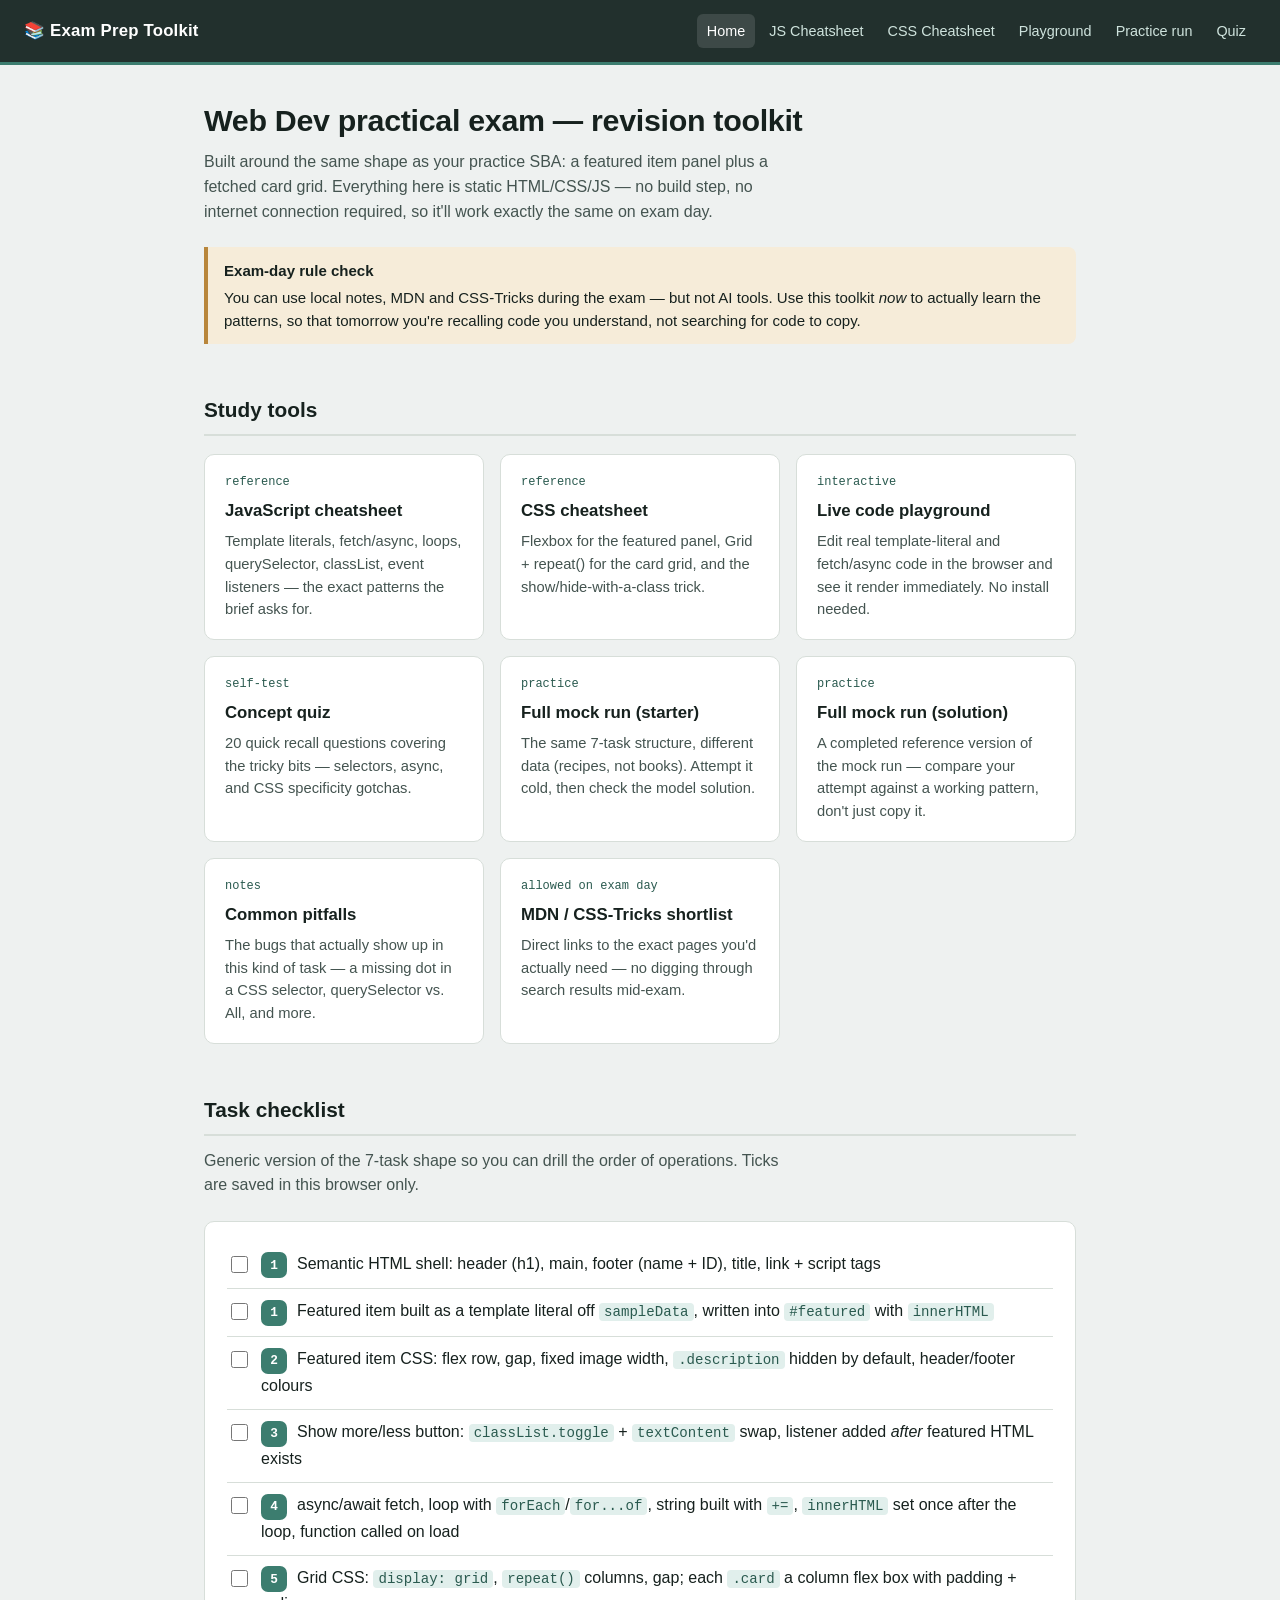
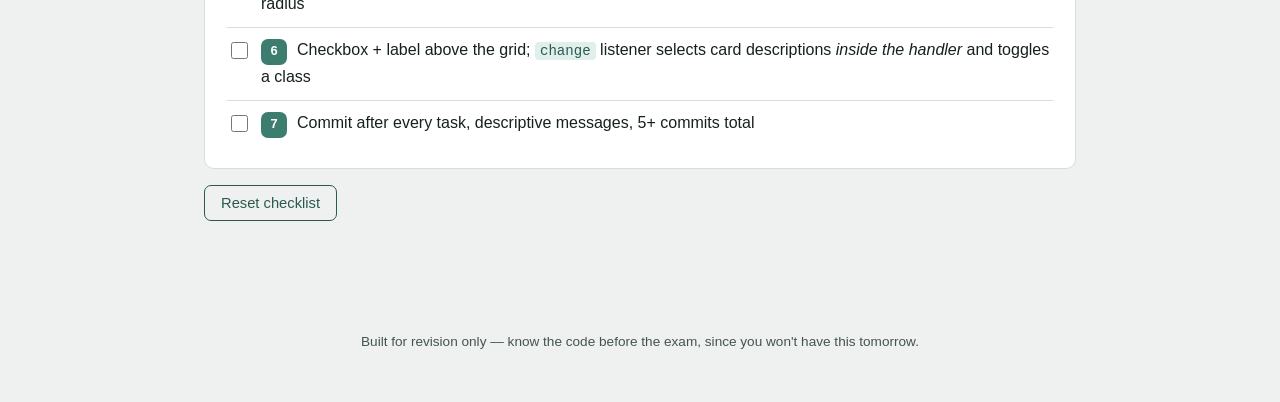
<file: index.html>
<!DOCTYPE html>
<html lang="en">
<head>
<meta charset="UTF-8">
<meta name="viewport" content="width=device-width, initial-scale=1.0">
<title>Exam Prep Toolkit</title>
<link rel="stylesheet" href="assets/style.css">
</head>
<body>

<div class="topbar">
  <span class="brand">📚 Exam Prep Toolkit</span>
  <nav>
    <a href="index.html" class="current">Home</a>
    <a href="reference/js-cheatsheet.html">JS Cheatsheet</a>
    <a href="reference/css-cheatsheet.html">CSS Cheatsheet</a>
    <a href="reference/dom-live-playground.html">Playground</a>
    <a href="practice/index.html">Practice run</a>
    <a href="quiz.html">Quiz</a>
  </nav>
</div>

<main class="wrap">

  <h1>Web Dev practical exam — revision toolkit</h1>
  <p class="lede">
    Built around the same shape as your practice SBA: a featured item panel plus a
    fetched card grid. Everything here is static HTML/CSS/JS — no build step,
    no internet connection required, so it'll work exactly the same on exam day.
  </p>

  <div class="callout warn">
    <strong>Exam-day rule check</strong>
    You can use local notes, MDN and CSS-Tricks during the exam — but not AI
    tools. Use this toolkit <em>now</em> to actually learn the patterns, so that
    tomorrow you're recalling code you understand, not searching for code to copy.
  </div>

  <h2>Study tools</h2>
  <div class="grid-cards">

    <a class="tool-card" href="reference/js-cheatsheet.html">
      <span class="kicker">reference</span>
      <h3>JavaScript cheatsheet</h3>
      <p>Template literals, fetch/async, loops, querySelector, classList, event listeners — the exact patterns the brief asks for.</p>
    </a>

    <a class="tool-card" href="reference/css-cheatsheet.html">
      <span class="kicker">reference</span>
      <h3>CSS cheatsheet</h3>
      <p>Flexbox for the featured panel, Grid + repeat() for the card grid, and the show/hide-with-a-class trick.</p>
    </a>

    <a class="tool-card" href="reference/dom-live-playground.html">
      <span class="kicker">interactive</span>
      <h3>Live code playground</h3>
      <p>Edit real template-literal and fetch/async code in the browser and see it render immediately. No install needed.</p>
    </a>

    <a class="tool-card" href="quiz.html">
      <span class="kicker">self-test</span>
      <h3>Concept quiz</h3>
      <p>20 quick recall questions covering the tricky bits — selectors, async, and CSS specificity gotchas.</p>
    </a>

    <a class="tool-card" href="practice/starter/index.html">
      <span class="kicker">practice</span>
      <h3>Full mock run (starter)</h3>
      <p>The same 7-task structure, different data (recipes, not books). Attempt it cold, then check the model solution.</p>
    </a>

    <a class="tool-card" href="practice/solution/index.html">
      <span class="kicker">practice</span>
      <h3>Full mock run (solution)</h3>
      <p>A completed reference version of the mock run — compare your attempt against a working pattern, don't just copy it.</p>
    </a>

    <a class="tool-card" href="reference/pitfalls.html">
      <span class="kicker">notes</span>
      <h3>Common pitfalls</h3>
      <p>The bugs that actually show up in this kind of task — a missing dot in a CSS selector, querySelector vs. All, and more.</p>
    </a>

    <a class="tool-card" href="reference/mdn-links.html">
      <span class="kicker">allowed on exam day</span>
      <h3>MDN / CSS-Tricks shortlist</h3>
      <p>Direct links to the exact pages you'd actually need — no digging through search results mid-exam.</p>
    </a>

  </div>

  <h2>Task checklist</h2>
  <p class="lede">Generic version of the 7-task shape so you can drill the order of operations. Ticks are saved in this browser only.</p>

  <div class="panel">
    <ul class="checklist">
      <li>
        <input type="checkbox" data-id="t1a" id="t1a">
        <label class="task-text" for="t1a"><span class="task-badge">1</span>Semantic HTML shell: header (h1), main, footer (name + ID), title, link + script tags</label>
        <span class="task-marks"></span>
      </li>
      <li>
        <input type="checkbox" data-id="t1b" id="t1b">
        <label class="task-text" for="t1b"><span class="task-badge">1</span>Featured item built as a template literal off <code>sampleData</code>, written into <code>#featured</code> with <code>innerHTML</code></label>
      </li>
      <li>
        <input type="checkbox" data-id="t2" id="t2">
        <label class="task-text" for="t2"><span class="task-badge">2</span>Featured item CSS: flex row, gap, fixed image width, <code>.description</code> hidden by default, header/footer colours</label>
      </li>
      <li>
        <input type="checkbox" data-id="t3" id="t3">
        <label class="task-text" for="t3"><span class="task-badge">3</span>Show more/less button: <code>classList.toggle</code> + <code>textContent</code> swap, listener added <em>after</em> featured HTML exists</label>
      </li>
      <li>
        <input type="checkbox" data-id="t4" id="t4">
        <label class="task-text" for="t4"><span class="task-badge">4</span>async/await fetch, loop with <code>forEach</code>/<code>for...of</code>, string built with <code>+=</code>, <code>innerHTML</code> set once after the loop, function called on load</label>
      </li>
      <li>
        <input type="checkbox" data-id="t5" id="t5">
        <label class="task-text" for="t5"><span class="task-badge">5</span>Grid CSS: <code>display: grid</code>, <code>repeat()</code> columns, gap; each <code>.card</code> a column flex box with padding + radius</label>
      </li>
      <li>
        <input type="checkbox" data-id="t6" id="t6">
        <label class="task-text" for="t6"><span class="task-badge">6</span>Checkbox + label above the grid; <code>change</code> listener selects card descriptions <em>inside the handler</em> and toggles a class</label>
      </li>
      <li>
        <input type="checkbox" data-id="t7" id="t7">
        <label class="task-text" for="t7"><span class="task-badge">7</span>Commit after every task, descriptive messages, 5+ commits total</label>
      </li>
    </ul>
  </div>

  <button class="secondary" id="reset-checklist">Reset checklist</button>

</main>

<footer class="site">Built for revision only — know the code before the exam, since you won't have this tomorrow.</footer>

<script src="assets/checklist.js"></script>
</body>
</html>
</file>
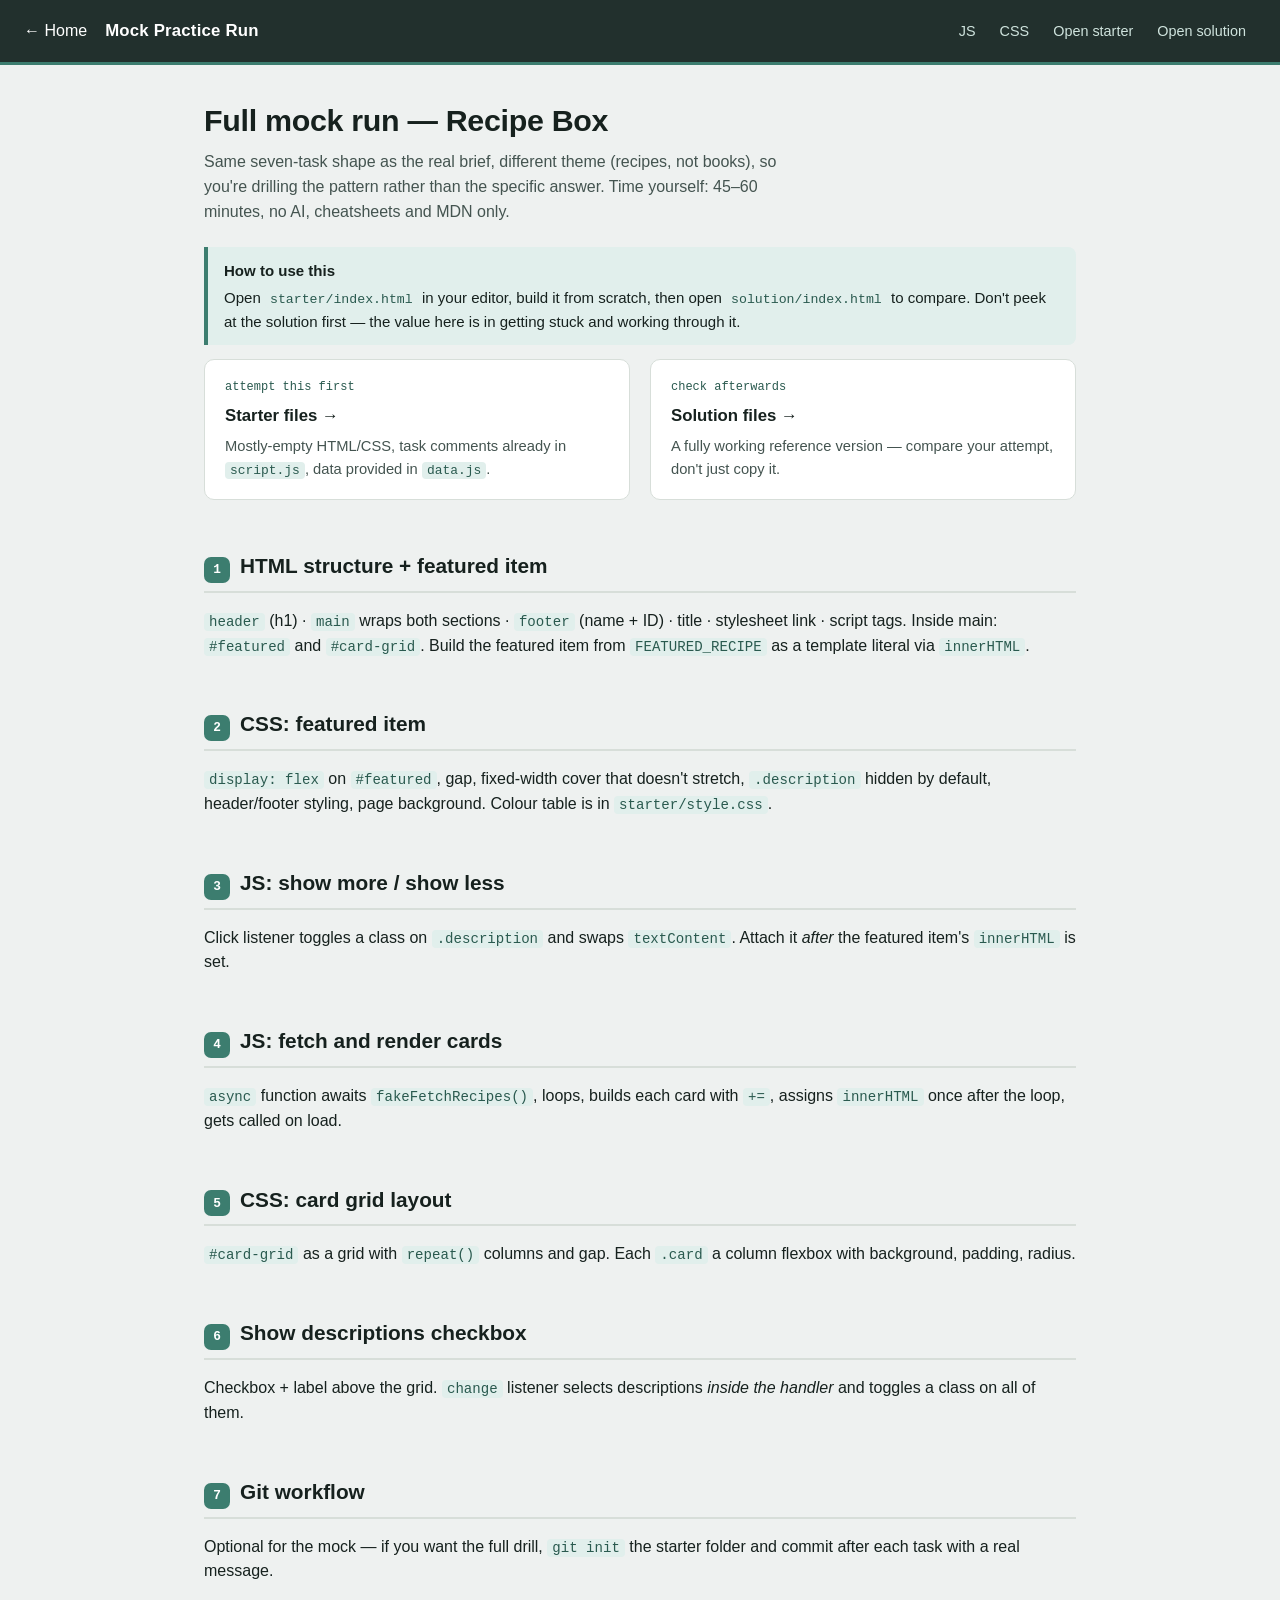
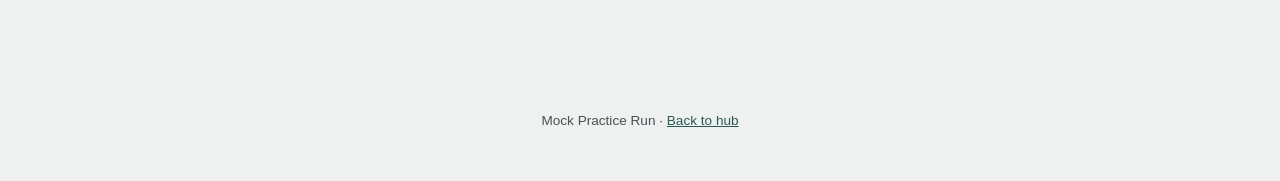
<file: practice/index.html>
<!DOCTYPE html>
<html lang="en">
<head>
<meta charset="UTF-8">
<meta name="viewport" content="width=device-width, initial-scale=1.0">
<title>Mock Practice Run — Exam Prep</title>
<link rel="stylesheet" href="../assets/style.css">
</head>
<body>

<div class="topbar">
  <a class="home-link" href="../index.html">← Home</a>
  <span class="brand">Mock Practice Run</span>
  <nav>
    <a href="../reference/js-cheatsheet.html">JS</a>
    <a href="../reference/css-cheatsheet.html">CSS</a>
    <a href="starter/index.html">Open starter</a>
    <a href="solution/index.html">Open solution</a>
  </nav>
</div>

<main class="wrap">
  <h1>Full mock run — Recipe Box</h1>
  <p class="lede">
    Same seven-task shape as the real brief, different theme (recipes, not books),
    so you're drilling the pattern rather than the specific answer. Time yourself:
    45–60 minutes, no AI, cheatsheets and MDN only.
  </p>

  <div class="callout">
    <strong>How to use this</strong>
    Open <code>starter/index.html</code> in your editor, build it from scratch, then
    open <code>solution/index.html</code> to compare. Don't peek at the solution first —
    the value here is in getting stuck and working through it.
  </div>

  <div class="two-col">
    <a class="tool-card" href="starter/index.html">
      <span class="kicker">attempt this first</span>
      <h3>Starter files →</h3>
      <p>Mostly-empty HTML/CSS, task comments already in <code>script.js</code>, data provided in <code>data.js</code>.</p>
    </a>
    <a class="tool-card" href="solution/index.html">
      <span class="kicker">check afterwards</span>
      <h3>Solution files →</h3>
      <p>A fully working reference version — compare your attempt, don't just copy it.</p>
    </a>
  </div>

  <h2><span class="task-badge">1</span>HTML structure + featured item</h2>
  <p><code>header</code> (h1) · <code>main</code> wraps both sections · <code>footer</code> (name + ID) · title · stylesheet link · script tags. Inside main: <code>#featured</code> and <code>#card-grid</code>. Build the featured item from <code>FEATURED_RECIPE</code> as a template literal via <code>innerHTML</code>.</p>

  <h2><span class="task-badge">2</span>CSS: featured item</h2>
  <p><code>display: flex</code> on <code>#featured</code>, gap, fixed-width cover that doesn't stretch, <code>.description</code> hidden by default, header/footer styling, page background. Colour table is in <code>starter/style.css</code>.</p>

  <h2><span class="task-badge">3</span>JS: show more / show less</h2>
  <p>Click listener toggles a class on <code>.description</code> and swaps <code>textContent</code>. Attach it <em>after</em> the featured item's <code>innerHTML</code> is set.</p>

  <h2><span class="task-badge">4</span>JS: fetch and render cards</h2>
  <p><code>async</code> function awaits <code>fakeFetchRecipes()</code>, loops, builds each card with <code>+=</code>, assigns <code>innerHTML</code> once after the loop, gets called on load.</p>

  <h2><span class="task-badge">5</span>CSS: card grid layout</h2>
  <p><code>#card-grid</code> as a grid with <code>repeat()</code> columns and gap. Each <code>.card</code> a column flexbox with background, padding, radius.</p>

  <h2><span class="task-badge">6</span>Show descriptions checkbox</h2>
  <p>Checkbox + label above the grid. <code>change</code> listener selects descriptions <em>inside the handler</em> and toggles a class on all of them.</p>

  <h2><span class="task-badge">7</span>Git workflow</h2>
  <p>Optional for the mock — if you want the full drill, <code>git init</code> the starter folder and commit after each task with a real message.</p>

</main>

<footer class="site">Mock Practice Run · <a href="../index.html">Back to hub</a></footer>
</body>
</html>
</file>
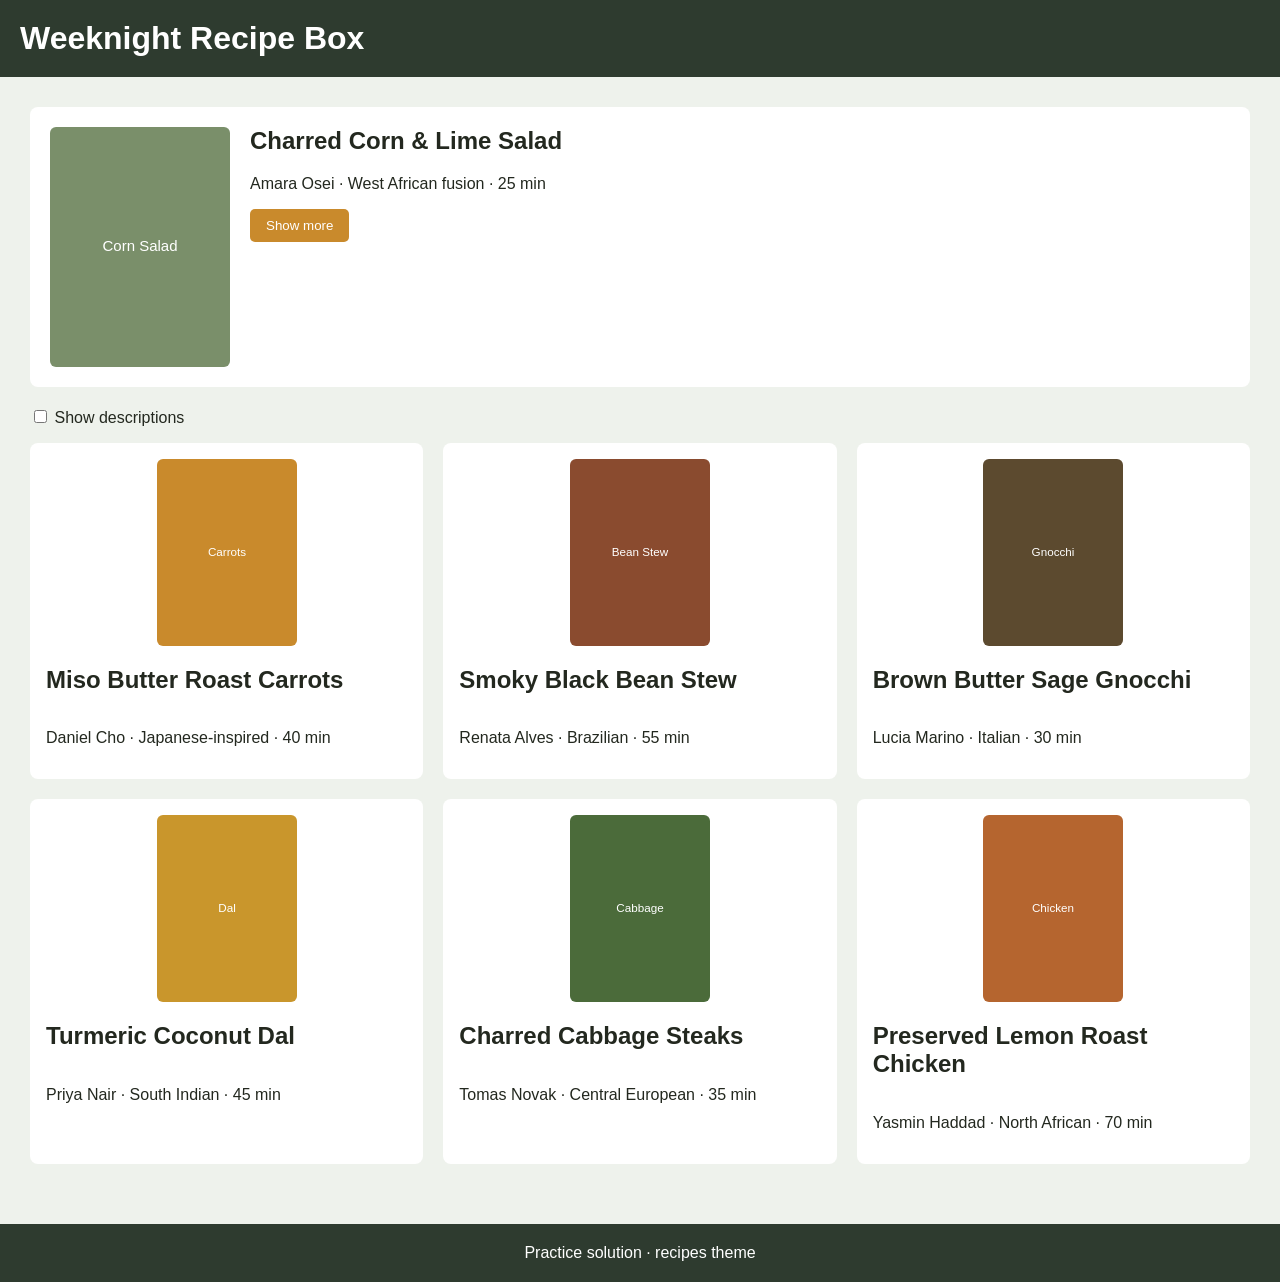
<file: practice/solution/index.html>
<!DOCTYPE html>
<html lang="en">
<head>
  <meta charset="UTF-8">
  <meta name="viewport" content="width=device-width, initial-scale=1.0">
  <link rel="stylesheet" href="style.css">
  <title>Weeknight Recipe Box</title>
</head>
<body>
  <header>
    <h1>Weeknight Recipe Box</h1>
  </header>

  <main>
    <section id="featured"></section>

    <div class="show-descriptions">
      <input type="checkbox" id="show-descriptions">
      <label for="show-descriptions">Show descriptions</label>
    </div>

    <div id="card-grid"></div>
  </main>

  <footer>Practice solution &middot; recipes theme</footer>

  <script src="data.js"></script>
  <script src="script.js"></script>
</body>
</html>
</file>
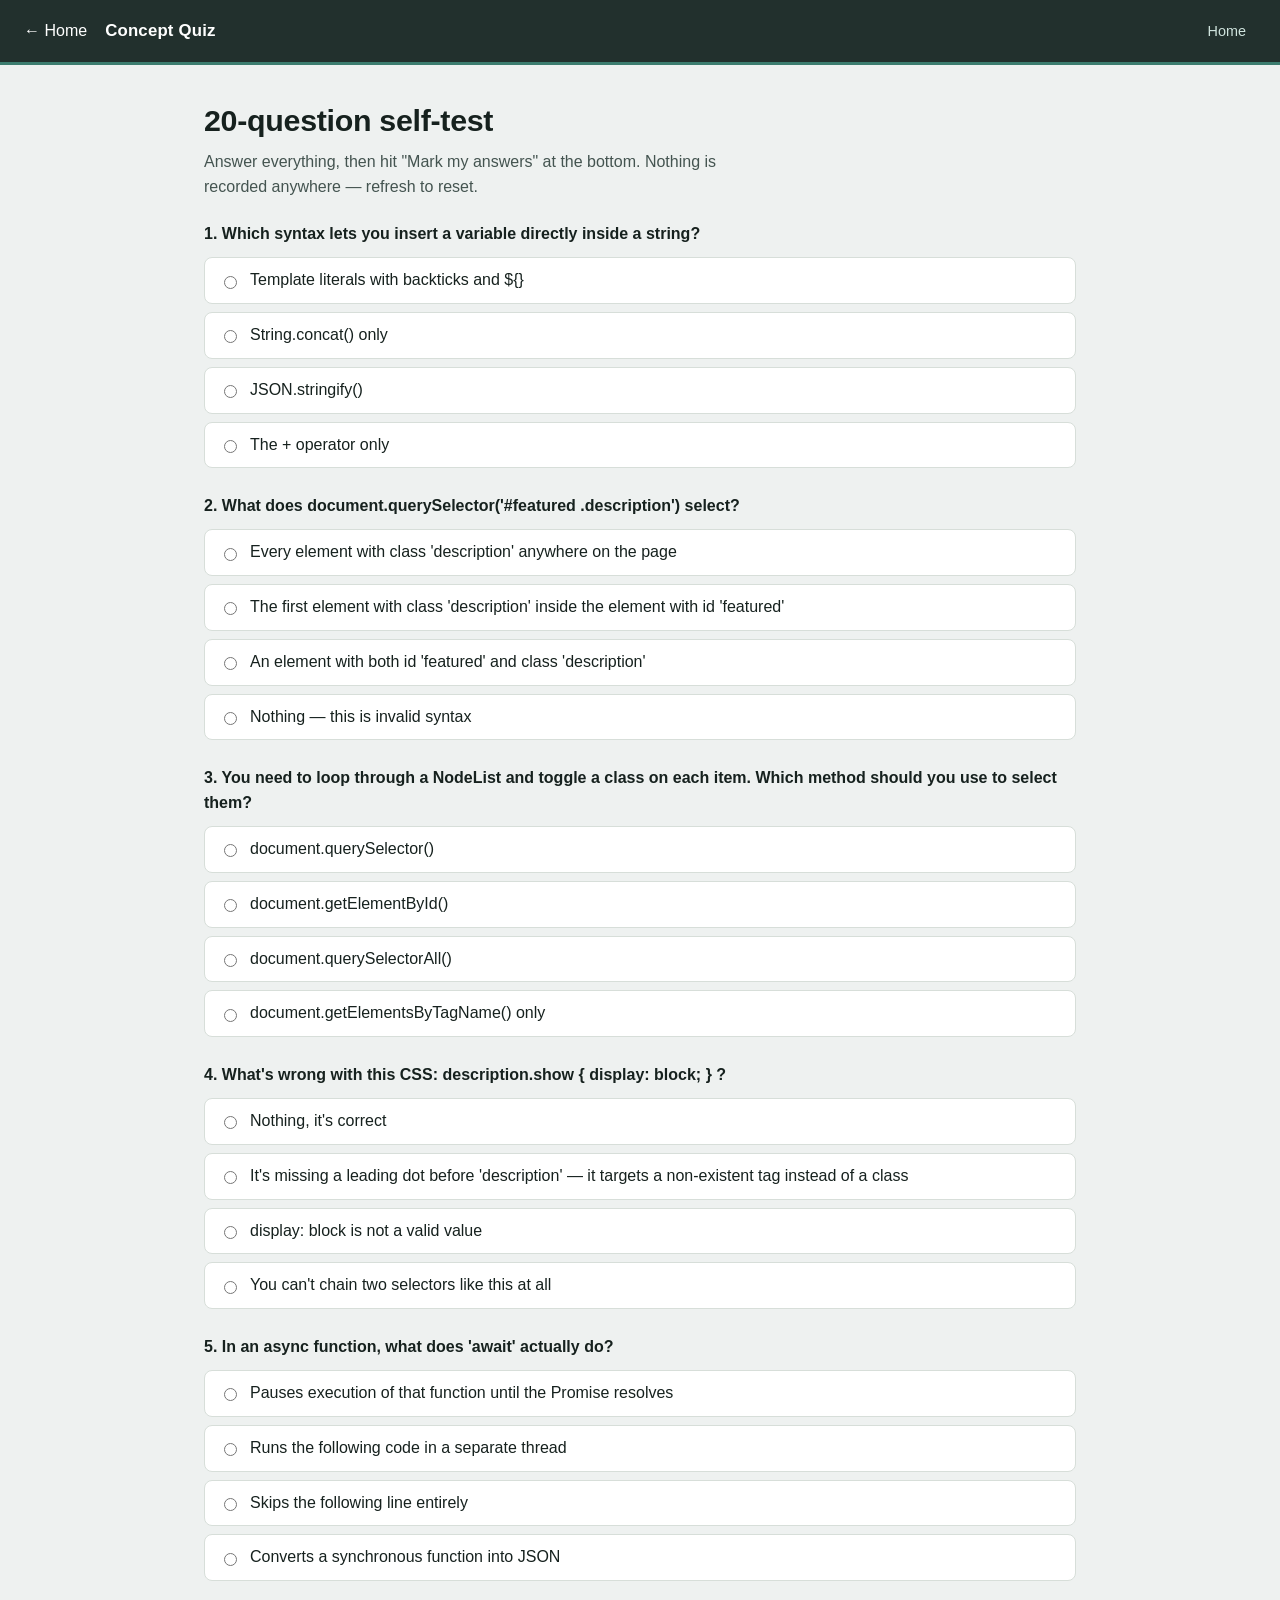
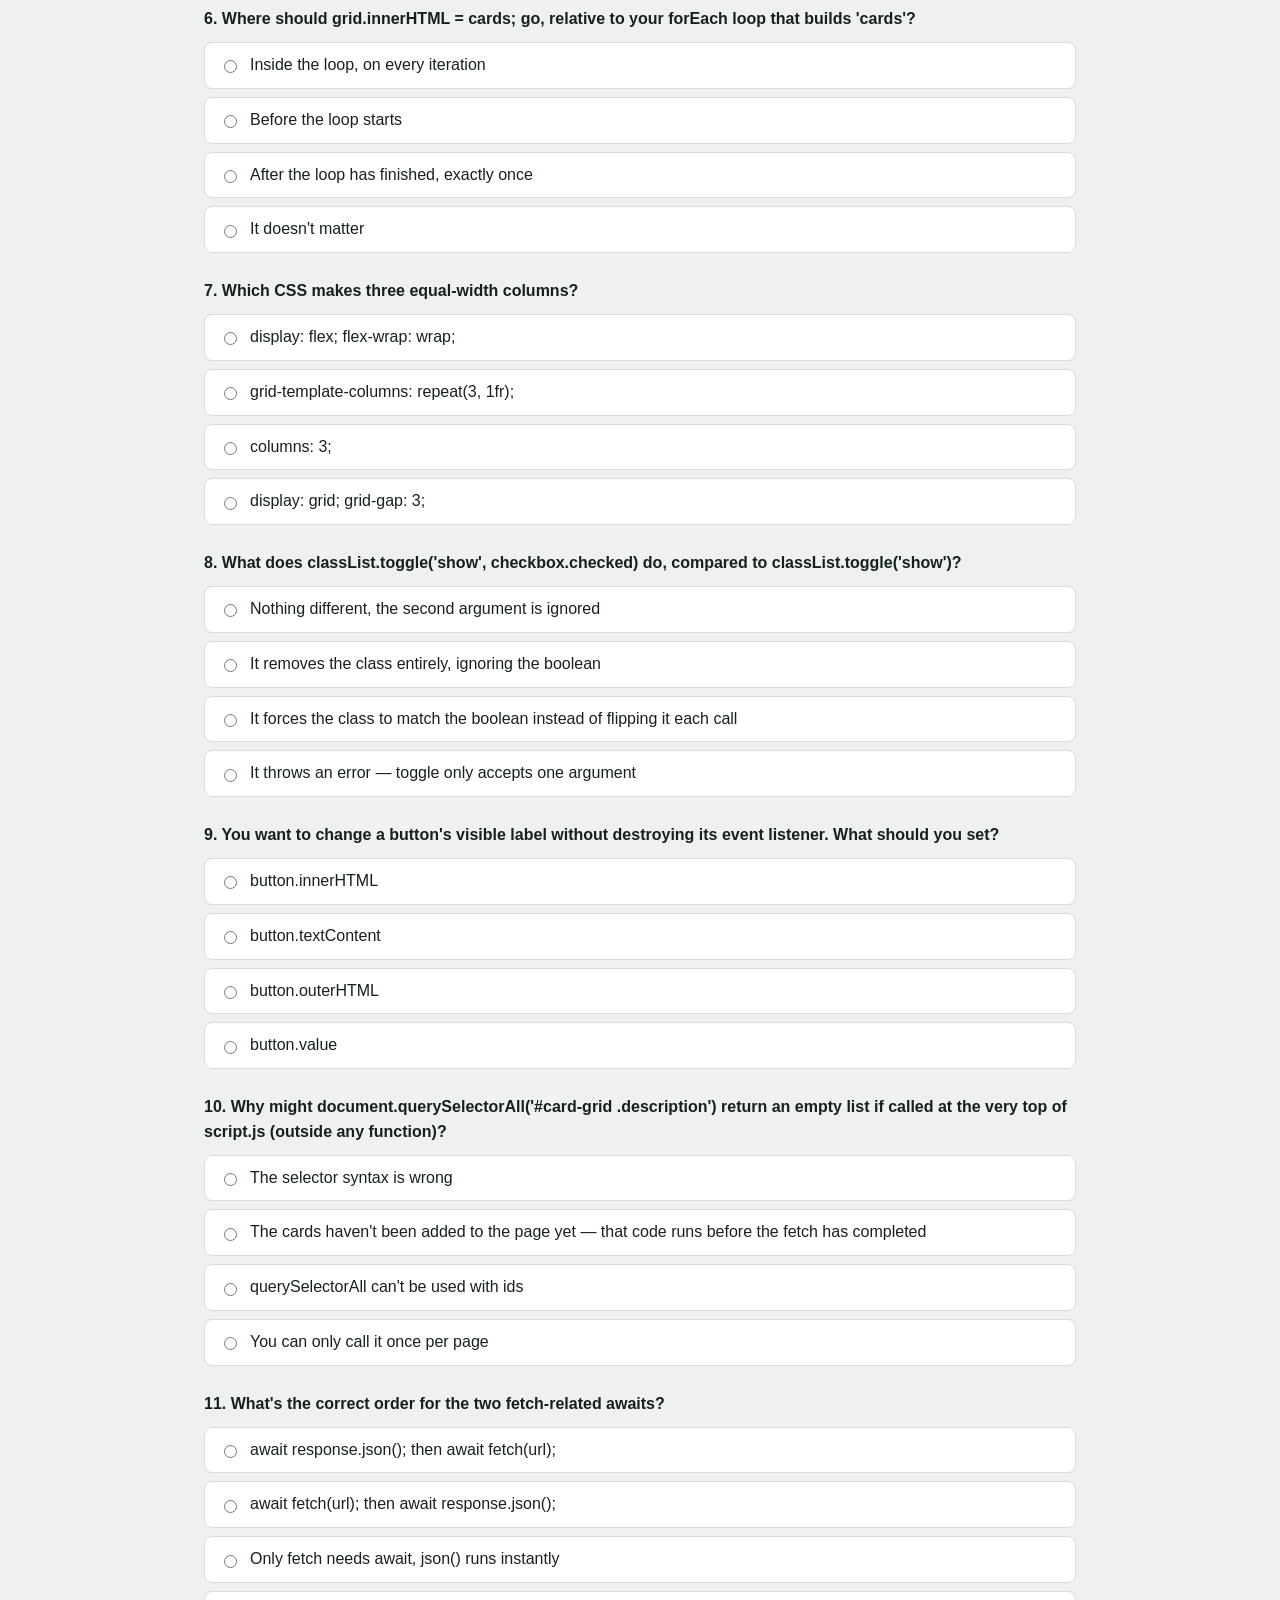
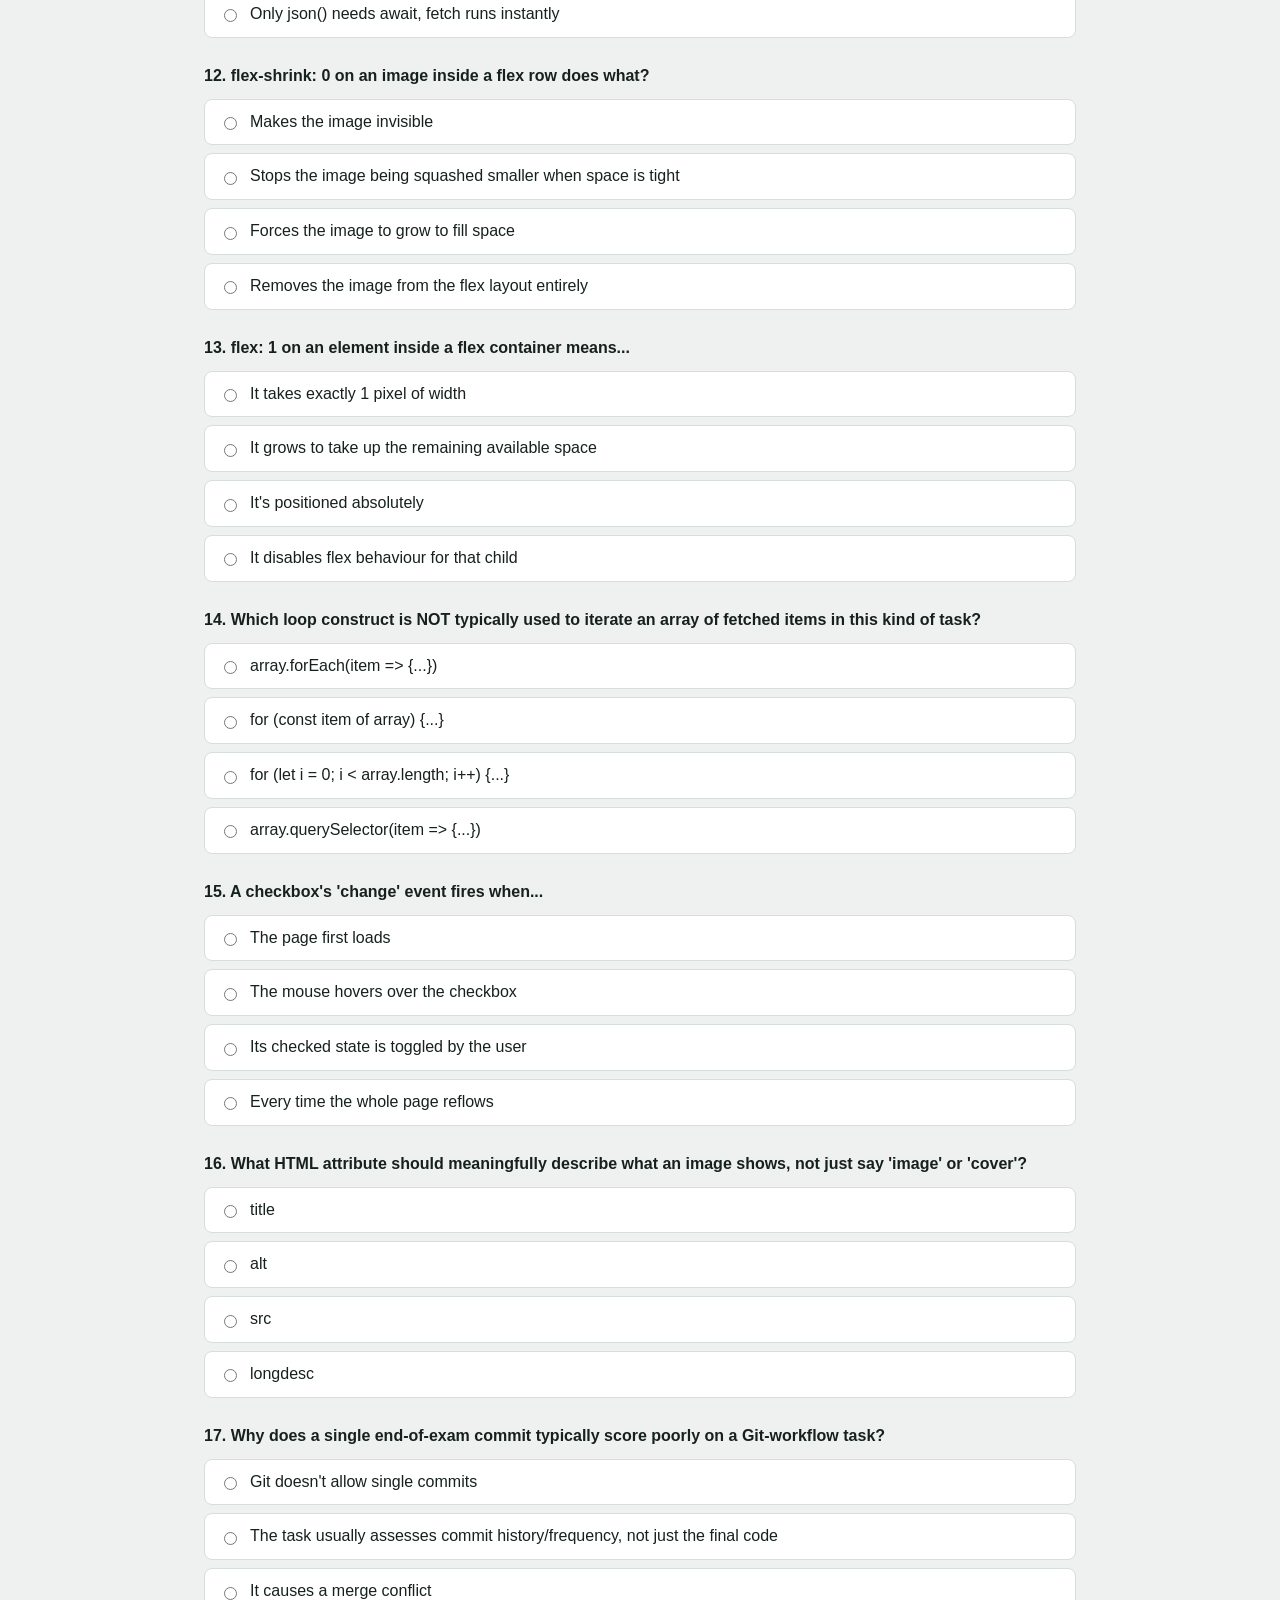
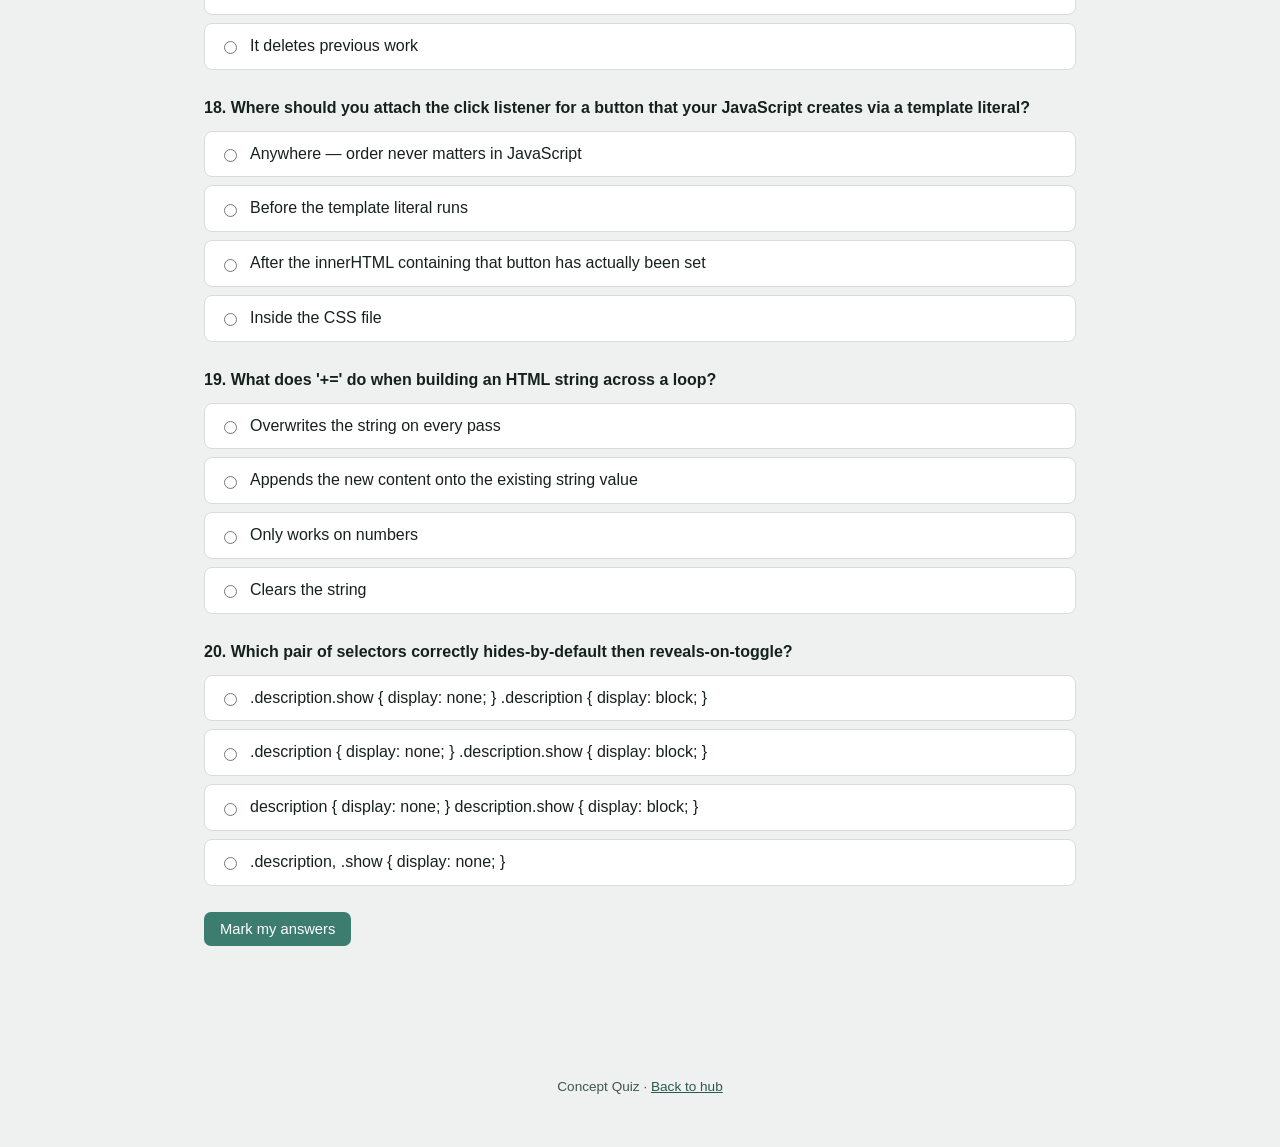
<file: quiz.html>
<!DOCTYPE html>
<html lang="en">
<head>
<meta charset="UTF-8">
<meta name="viewport" content="width=device-width, initial-scale=1.0">
<title>Concept Quiz — Exam Prep</title>
<link rel="stylesheet" href="assets/style.css">
<style>
  .q { margin-bottom: 26px; }
  .q p.prompt { font-weight: 600; margin-bottom: 10px; }
  .options { display: flex; flex-direction: column; gap: 8px; }
  .option {
    display: flex; align-items: center; gap: 10px;
    background: var(--panel); border: 1px solid var(--line);
    border-radius: 8px; padding: 10px 14px; cursor: pointer;
  }
  .option:hover { border-color: var(--accent); }
  .option input { accent-color: var(--accent); }
  .option.correct { border-color: #3c8f5b; background: #e9f6ee; }
  .option.incorrect { border-color: #c65a4a; background: #fbebe8; }
  .q .feedback { margin-top: 8px; font-size: 0.88rem; color: var(--ink-soft); display: none; }
  #score-panel { display: none; text-align: center; }
  #score-panel .big-score { font-size: 2.4rem; font-family: var(--mono); color: var(--accent-deep); }
</style>
</head>
<body>

<div class="topbar">
  <a class="home-link" href="index.html">← Home</a>
  <span class="brand">Concept Quiz</span>
  <nav><a href="index.html">Home</a></nav>
</div>

<main class="wrap">
  <h1>20-question self-test</h1>
  <p class="lede">Answer everything, then hit "Mark my answers" at the bottom. Nothing is recorded anywhere — refresh to reset.</p>

  <div id="quiz-body"></div>

  <div class="run-row" style="margin: 20px 0;">
    <button id="mark-btn">Mark my answers</button>
    <button class="secondary" id="retry-btn" style="display:none;">Try again</button>
  </div>

  <div id="score-panel" class="panel">
    <div class="big-score" id="score-text">0 / 20</div>
    <p id="score-msg"></p>
  </div>
</main>

<footer class="site">Concept Quiz · <a href="index.html">Back to hub</a></footer>

<script>
const QUESTIONS = [
  {
    q: "Which syntax lets you insert a variable directly inside a string?",
    options: ["Template literals with backticks and ${}", "String.concat() only", "JSON.stringify()", "The + operator only"],
    correct: 0,
    explain: "Backtick strings with ${expression} are template literals — the only one of these that embeds a value inline."
  },
  {
    q: "What does document.querySelector('#featured .description') select?",
    options: [
      "Every element with class 'description' anywhere on the page",
      "The first element with class 'description' inside the element with id 'featured'",
      "An element with both id 'featured' and class 'description'",
      "Nothing — this is invalid syntax"
    ],
    correct: 1,
    explain: "A space in a selector means descendant: match .description elements found inside #featured."
  },
  {
    q: "You need to loop through a NodeList and toggle a class on each item. Which method should you use to select them?",
    options: ["document.querySelector()", "document.getElementById()", "document.querySelectorAll()", "document.getElementsByTagName() only"],
    correct: 2,
    explain: "querySelectorAll returns a NodeList, which supports .forEach(). querySelector only ever returns one element."
  },
  {
    q: "What's wrong with this CSS: description.show { display: block; } ?",
    options: [
      "Nothing, it's correct",
      "It's missing a leading dot before 'description' — it targets a non-existent <description> tag instead of a class",
      "display: block is not a valid value",
      "You can't chain two selectors like this at all"
    ],
    correct: 1,
    explain: "Without the leading dot, 'description' is read as an element/tag name, not a class — the rule matches nothing."
  },
  {
    q: "In an async function, what does 'await' actually do?",
    options: [
      "Pauses execution of that function until the Promise resolves",
      "Runs the following code in a separate thread",
      "Skips the following line entirely",
      "Converts a synchronous function into JSON"
    ],
    correct: 0,
    explain: "await pauses just that function (without blocking the rest of the page) until the awaited Promise settles."
  },
  {
    q: "Where should grid.innerHTML = cards; go, relative to your forEach loop that builds 'cards'?",
    options: [
      "Inside the loop, on every iteration",
      "Before the loop starts",
      "After the loop has finished, exactly once",
      "It doesn't matter"
    ],
    correct: 2,
    explain: "Assigning inside the loop rebuilds (and effectively discards) everything on every pass. Assign once, after the loop."
  },
  {
    q: "Which CSS makes three equal-width columns?",
    options: [
      "display: flex; flex-wrap: wrap;",
      "grid-template-columns: repeat(3, 1fr);",
      "columns: 3;",
      "display: grid; grid-gap: 3;"
    ],
    correct: 1,
    explain: "repeat(3, 1fr) inside grid-template-columns creates exactly three equal fractional-width columns."
  },
  {
    q: "What does classList.toggle('show', checkbox.checked) do, compared to classList.toggle('show')?",
    options: [
      "Nothing different, the second argument is ignored",
      "It removes the class entirely, ignoring the boolean",
      "It forces the class to match the boolean instead of flipping it each call",
      "It throws an error — toggle only accepts one argument"
    ],
    correct: 2,
    explain: "The optional second argument forces add (true) or remove (false), rather than flipping on every call."
  },
  {
    q: "You want to change a button's visible label without destroying its event listener. What should you set?",
    options: ["button.innerHTML", "button.textContent", "button.outerHTML", "button.value"],
    correct: 1,
    explain: "textContent only updates the text node inside the button — innerHTML would recreate its contents and can detach listeners on children."
  },
  {
    q: "Why might document.querySelectorAll('#card-grid .description') return an empty list if called at the very top of script.js (outside any function)?",
    options: [
      "The selector syntax is wrong",
      "The cards haven't been added to the page yet — that code runs before the fetch has completed",
      "querySelectorAll can't be used with ids",
      "You can only call it once per page"
    ],
    correct: 1,
    explain: "If it runs before your async fetch function resolves and fills #card-grid, there's nothing there yet to match."
  },
  {
    q: "What's the correct order for the two fetch-related awaits?",
    options: [
      "await response.json(); then await fetch(url);",
      "await fetch(url); then await response.json();",
      "Only fetch needs await, json() runs instantly",
      "Only json() needs await, fetch runs instantly"
    ],
    correct: 1,
    explain: "You must await the fetch to get a response object, then await .json() on that response to get the parsed data."
  },
  {
    q: "flex-shrink: 0 on an image inside a flex row does what?",
    options: [
      "Makes the image invisible",
      "Stops the image being squashed smaller when space is tight",
      "Forces the image to grow to fill space",
      "Removes the image from the flex layout entirely"
    ],
    correct: 1,
    explain: "By default flex items can shrink. Setting flex-shrink: 0 keeps the image at its set width regardless of available space."
  },
  {
    q: "flex: 1 on an element inside a flex container means...",
    options: [
      "It takes exactly 1 pixel of width",
      "It grows to take up the remaining available space",
      "It's positioned absolutely",
      "It disables flex behaviour for that child"
    ],
    correct: 1,
    explain: "flex: 1 is shorthand that lets the item grow and shrink to fill the leftover space in the row."
  },
  {
    q: "Which loop construct is NOT typically used to iterate an array of fetched items in this kind of task?",
    options: ["array.forEach(item => {...})", "for (const item of array) {...}", "for (let i = 0; i < array.length; i++) {...}", "array.querySelector(item => {...})"],
    correct: 3,
    explain: "querySelector isn't an array iteration method at all — it selects DOM elements, not array items."
  },
  {
    q: "A checkbox's 'change' event fires when...",
    options: [
      "The page first loads",
      "The mouse hovers over the checkbox",
      "Its checked state is toggled by the user",
      "Every time the whole page reflows"
    ],
    correct: 2,
    explain: "'change' fires when the checkbox is ticked or unticked — the standard event for that input type."
  },
  {
    q: "What HTML attribute should meaningfully describe what an image shows, not just say 'image' or 'cover'?",
    options: ["title", "alt", "src", "longdesc"],
    correct: 1,
    explain: "alt text should describe the actual content of the image for accessibility — generic text technically exists but doesn't do the job."
  },
  {
    q: "Why does a single end-of-exam commit typically score poorly on a Git-workflow task?",
    options: [
      "Git doesn't allow single commits",
      "The task usually assesses commit history/frequency, not just the final code",
      "It causes a merge conflict",
      "It deletes previous work"
    ],
    correct: 1,
    explain: "Workflow marks are usually about incremental, descriptive commits made throughout — not just what the final state looks like."
  },
  {
    q: "Where should you attach the click listener for a button that your JavaScript creates via a template literal?",
    options: [
      "Anywhere — order never matters in JavaScript",
      "Before the template literal runs",
      "After the innerHTML containing that button has actually been set",
      "Inside the CSS file"
    ],
    correct: 2,
    explain: "The button doesn't exist in the DOM until the innerHTML assignment runs, so the listener must be attached after that line."
  },
  {
    q: "What does '+=' do when building an HTML string across a loop?",
    options: [
      "Overwrites the string on every pass",
      "Appends the new content onto the existing string value",
      "Only works on numbers",
      "Clears the string"
    ],
    correct: 1,
    explain: "+= appends to the existing string, which is exactly why you build the whole thing before assigning it to innerHTML once."
  },
  {
    q: "Which pair of selectors correctly hides-by-default then reveals-on-toggle?",
    options: [
      ".description.show { display: none; } .description { display: block; }",
      ".description { display: none; } .description.show { display: block; }",
      "description { display: none; } description.show { display: block; }",
      ".description, .show { display: none; }"
    ],
    correct: 1,
    explain: "Base rule hides by default; a more specific rule with the extra 'show' class overrides it to reveal."
  }
];

const body = document.getElementById("quiz-body");

QUESTIONS.forEach((item, qi) => {
  const qDiv = document.createElement("div");
  qDiv.className = "q";
  qDiv.dataset.correct = item.correct;

  const p = document.createElement("p");
  p.className = "prompt";
  p.textContent = `${qi + 1}. ${item.q}`;
  qDiv.appendChild(p);

  const opts = document.createElement("div");
  opts.className = "options";

  item.options.forEach((optText, oi) => {
    const label = document.createElement("label");
    label.className = "option";
    label.dataset.index = oi;
    label.innerHTML = `<input type="radio" name="q${qi}" value="${oi}"> <span>${optText}</span>`;
    opts.appendChild(label);
  });

  const feedback = document.createElement("p");
  feedback.className = "feedback";
  feedback.textContent = item.explain;

  qDiv.appendChild(opts);
  qDiv.appendChild(feedback);
  body.appendChild(qDiv);
});

document.getElementById("mark-btn").addEventListener("click", () => {
  let score = 0;

  document.querySelectorAll(".q").forEach((qDiv) => {
    const correctIndex = Number(qDiv.dataset.correct);
    const selected = qDiv.querySelector("input[type='radio']:checked");
    const options = qDiv.querySelectorAll(".option");

    options.forEach((opt) => {
      opt.classList.remove("correct", "incorrect");
      opt.querySelector("input").disabled = true;
    });

    options[correctIndex].classList.add("correct");

    if (selected) {
      const selIndex = Number(selected.value);
      if (selIndex === correctIndex) {
        score++;
      } else {
        options[selIndex].closest(".option").classList.add("incorrect");
      }
    }

    qDiv.querySelector(".feedback").style.display = "block";
  });

  document.getElementById("score-panel").style.display = "block";
  document.getElementById("score-text").textContent = `${score} / ${QUESTIONS.length}`;
  const msg = document.getElementById("score-msg");
  if (score === QUESTIONS.length) {
    msg.textContent = "Clean sweep. Go double-check the live playground and you're set.";
  } else if (score >= QUESTIONS.length * 0.7) {
    msg.textContent = "Solid. Reread the explanations above for anything you missed.";
  } else {
    msg.textContent = "Worth another pass through the cheatsheets before tomorrow — check the highlighted answers above.";
  }
  document.getElementById("score-panel").scrollIntoView({ behavior: "smooth" });
  document.getElementById("mark-btn").style.display = "none";
  document.getElementById("retry-btn").style.display = "inline-block";
});

document.getElementById("retry-btn").addEventListener("click", () => location.reload());
</script>
</body>
</html>
</file>
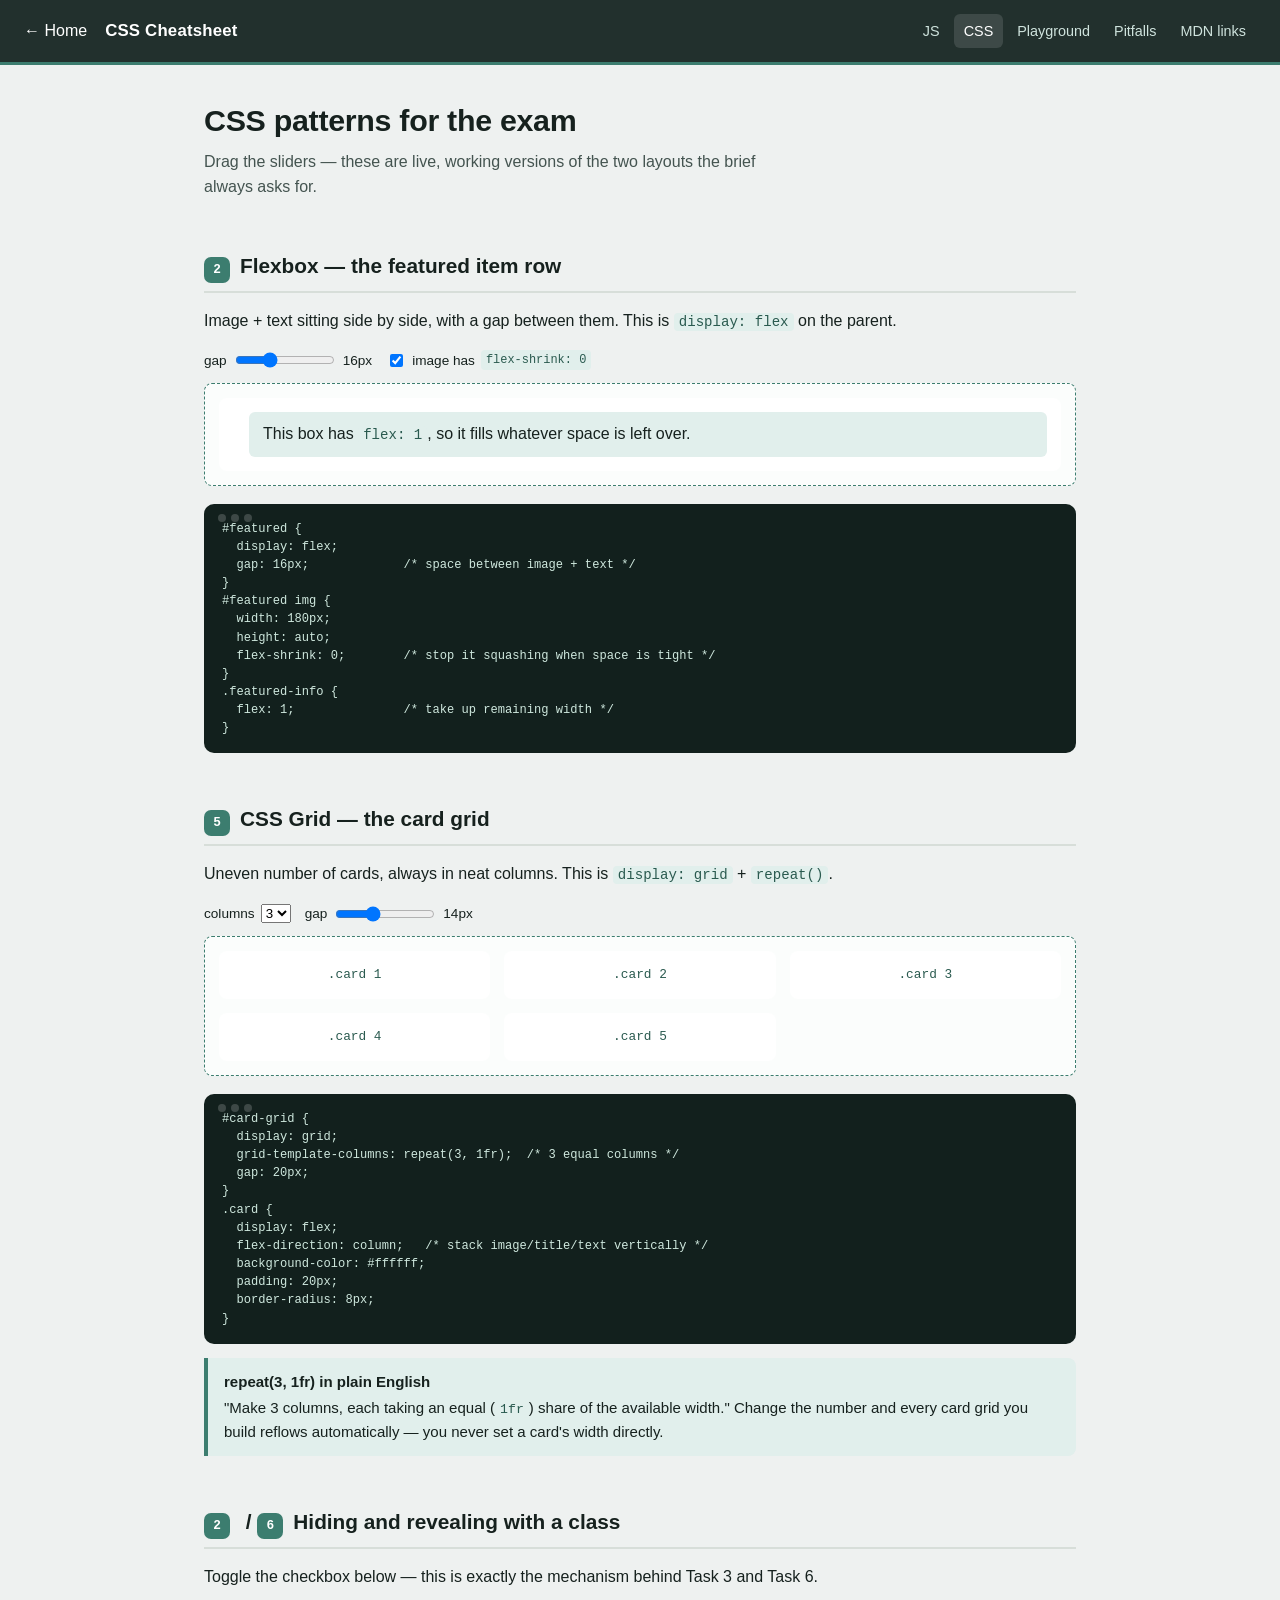
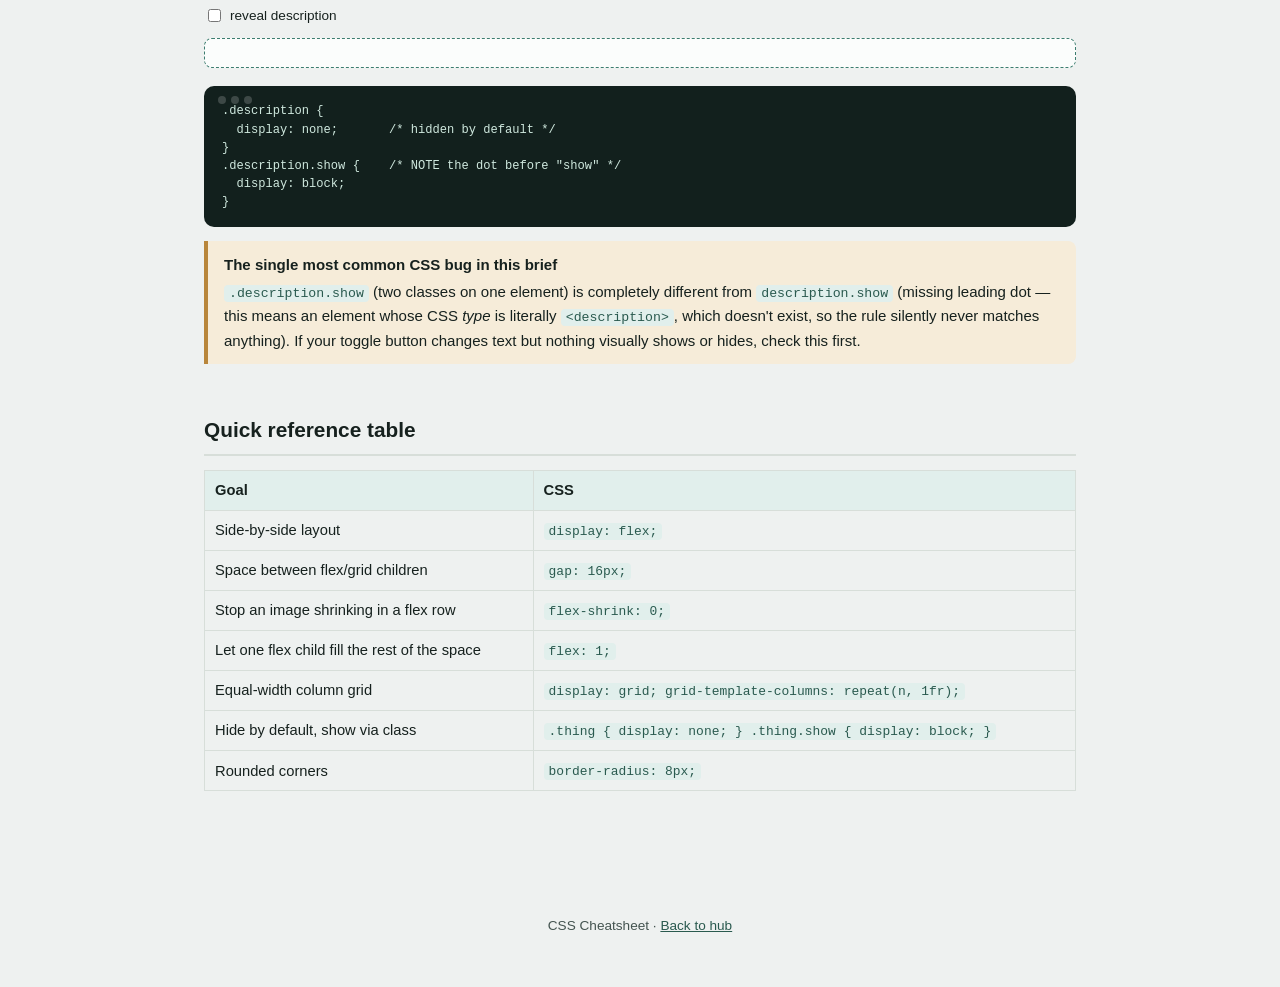
<file: reference/css-cheatsheet.html>
<!DOCTYPE html>
<html lang="en">
<head>
<meta charset="UTF-8">
<meta name="viewport" content="width=device-width, initial-scale=1.0">
<title>CSS Cheatsheet — Exam Prep</title>
<link rel="stylesheet" href="../assets/style.css">
<style>
  .demo-box {
    border: 1px dashed var(--accent);
    border-radius: 8px;
    padding: 14px;
    margin: 10px 0 18px;
    background: #fbfdfc;
  }
  .demo-controls {
    display: flex;
    gap: 14px;
    flex-wrap: wrap;
    margin-bottom: 12px;
    font-size: 0.85rem;
  }
  .demo-controls label { display: flex; align-items: center; gap: 6px; }
  .demo-controls input[type="range"] { width: 100px; }

  /* --- flex demo --- */
  #flex-demo {
    display: flex;
    gap: 16px;
    background: var(--panel);
    padding: 14px;
    border-radius: 8px;
  }
  #flex-demo img.cover { width: 90px; height: 120px; flex-shrink: 0; background: var(--accent-tint); border-radius: 6px; }
  #flex-demo .info { flex: 1; background: var(--accent-tint); border-radius: 6px; padding: 10px 14px; }

  /* --- grid demo --- */
  #grid-demo {
    display: grid;
    grid-template-columns: repeat(3, 1fr);
    gap: 14px;
  }
  #grid-demo .card {
    background: var(--panel);
    border-radius: 8px;
    padding: 14px;
    text-align: center;
    font-family: var(--mono);
    font-size: 0.8rem;
    color: var(--accent-deep);
  }

  /* --- show/hide demo --- */
  .fake-description { display: none; font-size: 0.9rem; }
  .fake-description.show { display: block; }
</style>
</head>
<body>

<div class="topbar">
  <a class="home-link" href="../index.html">← Home</a>
  <span class="brand">CSS Cheatsheet</span>
  <nav>
    <a href="js-cheatsheet.html">JS</a>
    <a href="css-cheatsheet.html" class="current">CSS</a>
    <a href="dom-live-playground.html">Playground</a>
    <a href="pitfalls.html">Pitfalls</a>
    <a href="mdn-links.html">MDN links</a>
  </nav>
</div>

<main class="wrap">
  <h1>CSS patterns for the exam</h1>
  <p class="lede">Drag the sliders — these are live, working versions of the two layouts the brief always asks for.</p>

  <h2><span class="task-badge">2</span>Flexbox — the featured item row</h2>
  <p>Image + text sitting side by side, with a gap between them. This is <code>display: flex</code> on the parent.</p>

  <div class="demo-controls">
    <label>gap <input type="range" id="flex-gap" min="0" max="50" value="16"> <span id="flex-gap-val">16px</span></label>
    <label><input type="checkbox" id="flex-shrink-toggle" checked> image has <code>flex-shrink: 0</code></label>
  </div>
  <div class="demo-box">
    <div id="flex-demo">
      <div class="cover"></div>
      <div class="info">This box has <code>flex: 1</code>, so it fills whatever space is left over.</div>
    </div>
  </div>

  <pre><div class="dots"><span></span><span></span><span></span></div><code>#featured {
  display: flex;
  gap: 16px;             /* space between image + text */
}
#featured img {
  width: 180px;
  height: auto;
  flex-shrink: 0;        /* stop it squashing when space is tight */
}
.featured-info {
  flex: 1;               /* take up remaining width */
}</code></pre>

  <h2><span class="task-badge">5</span>CSS Grid — the card grid</h2>
  <p>Uneven number of cards, always in neat columns. This is <code>display: grid</code> + <code>repeat()</code>.</p>

  <div class="demo-controls">
    <label>columns
      <select id="grid-cols">
        <option value="2">2</option>
        <option value="3" selected>3</option>
        <option value="4">4</option>
      </select>
    </label>
    <label>gap <input type="range" id="grid-gap" min="0" max="40" value="14"> <span id="grid-gap-val">14px</span></label>
  </div>
  <div class="demo-box">
    <div id="grid-demo">
      <div class="card">.card 1</div>
      <div class="card">.card 2</div>
      <div class="card">.card 3</div>
      <div class="card">.card 4</div>
      <div class="card">.card 5</div>
    </div>
  </div>

  <pre><div class="dots"><span></span><span></span><span></span></div><code>#card-grid {
  display: grid;
  grid-template-columns: repeat(3, 1fr);  /* 3 equal columns */
  gap: 20px;
}
.card {
  display: flex;
  flex-direction: column;   /* stack image/title/text vertically */
  background-color: #ffffff;
  padding: 20px;
  border-radius: 8px;
}</code></pre>
  <div class="callout">
    <strong>repeat(3, 1fr) in plain English</strong>
    "Make 3 columns, each taking an equal (<code>1fr</code>) share of the available width." Change the
    number and every card grid you build reflows automatically — you never set a card's width directly.
  </div>

  <h2><span class="task-badge">2</span> / <span class="task-badge">6</span>Hiding and revealing with a class</h2>
  <p>Toggle the checkbox below — this is exactly the mechanism behind Task 3 and Task 6.</p>

  <div class="demo-controls">
    <label><input type="checkbox" id="desc-toggle"> reveal description</label>
  </div>
  <div class="demo-box">
    <p class="fake-description" id="fake-desc">You only see this once the class below is added to the element.</p>
  </div>

  <pre><div class="dots"><span></span><span></span><span></span></div><code>.description {
  display: none;       /* hidden by default */
}
.description.show {    /* NOTE the dot before "show" */
  display: block;
}</code></pre>
  <div class="callout warn">
    <strong>The single most common CSS bug in this brief</strong>
    <code>.description.show</code> (two classes on one element) is completely different from
    <code>description.show</code> (missing leading dot — this means an element whose CSS <em>type</em>
    is literally <code>&lt;description&gt;</code>, which doesn't exist, so the rule silently never matches
    anything). If your toggle button changes text but nothing visually shows or hides, check this first.
  </div>

  <h2>Quick reference table</h2>
  <table>
    <tr><th>Goal</th><th>CSS</th></tr>
    <tr><td>Side-by-side layout</td><td><code>display: flex;</code></td></tr>
    <tr><td>Space between flex/grid children</td><td><code>gap: 16px;</code></td></tr>
    <tr><td>Stop an image shrinking in a flex row</td><td><code>flex-shrink: 0;</code></td></tr>
    <tr><td>Let one flex child fill the rest of the space</td><td><code>flex: 1;</code></td></tr>
    <tr><td>Equal-width column grid</td><td><code>display: grid; grid-template-columns: repeat(n, 1fr);</code></td></tr>
    <tr><td>Hide by default, show via class</td><td><code>.thing { display: none; } .thing.show { display: block; }</code></td></tr>
    <tr><td>Rounded corners</td><td><code>border-radius: 8px;</code></td></tr>
  </table>

</main>

<footer class="site">CSS Cheatsheet · <a href="../index.html">Back to hub</a></footer>

<script>
  const flexGap = document.getElementById("flex-gap");
  const flexGapVal = document.getElementById("flex-gap-val");
  flexGap.addEventListener("input", () => {
    document.getElementById("flex-demo").style.gap = flexGap.value + "px";
    flexGapVal.textContent = flexGap.value + "px";
  });

  document.getElementById("flex-shrink-toggle").addEventListener("change", (e) => {
    document.querySelector("#flex-demo .cover").style.flexShrink = e.target.checked ? "0" : "1";
  });

  document.getElementById("grid-cols").addEventListener("change", (e) => {
    document.getElementById("grid-demo").style.gridTemplateColumns = `repeat(${e.target.value}, 1fr)`;
  });

  const gridGap = document.getElementById("grid-gap");
  const gridGapVal = document.getElementById("grid-gap-val");
  gridGap.addEventListener("input", () => {
    document.getElementById("grid-demo").style.gap = gridGap.value + "px";
    gridGapVal.textContent = gridGap.value + "px";
  });

  document.getElementById("desc-toggle").addEventListener("change", (e) => {
    document.getElementById("fake-desc").classList.toggle("show", e.target.checked);
  });
</script>
</body>
</html>
</file>
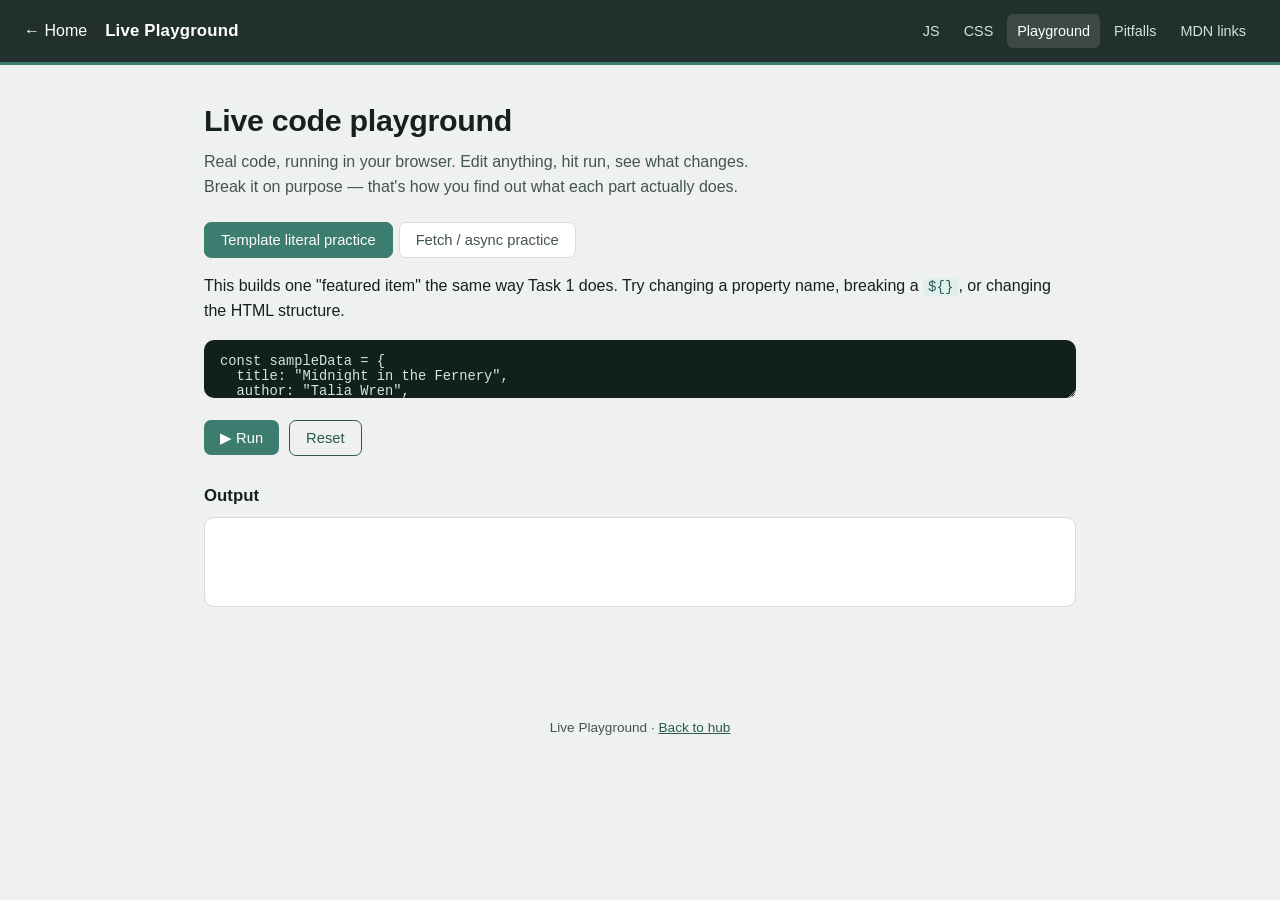
<file: reference/dom-live-playground.html>
<!DOCTYPE html>
<html lang="en">
<head>
<meta charset="UTF-8">
<meta name="viewport" content="width=device-width, initial-scale=1.0">
<title>Live Playground — Exam Prep</title>
<link rel="stylesheet" href="../assets/style.css">
<style>
  .tabs { display: flex; gap: 6px; margin-bottom: 14px; }
  .tab-btn {
    background: var(--panel);
    border: 1px solid var(--line);
    color: var(--ink-soft);
  }
  .tab-btn.active {
    background: var(--accent);
    color: #fff;
    border-color: var(--accent);
  }
  .tab-pane { display: none; }
  .tab-pane.active { display: block; }

  textarea#code-editor { min-height: 260px; }

  .output-box {
    background: var(--panel);
    border: 1px solid var(--line);
    border-radius: var(--radius);
    padding: 16px 18px;
    min-height: 90px;
  }
  .error-box {
    background: #fbe9e7;
    border: 1px solid #d98a7c;
    color: #7a2d1f;
    border-radius: var(--radius);
    padding: 10px 14px;
    font-family: var(--mono);
    font-size: 0.85rem;
    display: none;
    margin-top: 10px;
    white-space: pre-wrap;
  }
  .run-row { display: flex; gap: 10px; align-items: center; margin: 14px 0; }
  .output-card {
    border: 1px solid var(--line);
    border-radius: 8px;
    padding: 12px 14px;
    margin-bottom: 8px;
    background: #fbfdfc;
  }
</style>
</head>
<body>

<div class="topbar">
  <a class="home-link" href="../index.html">← Home</a>
  <span class="brand">Live Playground</span>
  <nav>
    <a href="js-cheatsheet.html">JS</a>
    <a href="css-cheatsheet.html">CSS</a>
    <a href="dom-live-playground.html" class="current">Playground</a>
    <a href="pitfalls.html">Pitfalls</a>
    <a href="mdn-links.html">MDN links</a>
  </nav>
</div>

<main class="wrap">
  <h1>Live code playground</h1>
  <p class="lede">Real code, running in your browser. Edit anything, hit run, see what changes. Break it on purpose — that's how you find out what each part actually does.</p>

  <div class="tabs">
    <button class="tab-btn active" data-tab="template">Template literal practice</button>
    <button class="tab-btn" data-tab="fetch">Fetch / async practice</button>
  </div>

  <!-- TAB 1: template literal -->
  <div class="tab-pane active" id="tab-template">
    <p>This builds one "featured item" the same way Task 1 does. Try changing a property name, breaking a <code>${}</code>, or changing the HTML structure.</p>
    <textarea id="code-editor-template" spellcheck="false">const sampleData = {
  title: "Midnight in the Fernery",
  author: "Talia Wren",
  year: 2021,
  genre: "Mystery",
  description: "A botanist disappears from a locked glasshouse."
};

return `
  &lt;h2&gt;${sampleData.title}&lt;/h2&gt;
  &lt;p class="meta"&gt;${sampleData.author} &middot; ${sampleData.year} &middot; ${sampleData.genre}&lt;/p&gt;
  &lt;p class="description"&gt;${sampleData.description}&lt;/p&gt;
`;</textarea>
    <div class="run-row">
      <button id="run-template">▶ Run</button>
      <button class="secondary" id="reset-template">Reset</button>
    </div>
    <div class="error-box" id="error-template"></div>
    <h3>Output</h3>
    <div class="output-box" id="output-template"></div>
  </div>

  <!-- TAB 2: fetch/async -->
  <div class="tab-pane" id="tab-fetch">
    <p>
      There's no internet call here — <code>fakeFetch()</code> below returns a Promise after a short delay,
      exactly like a real <code>fetch()</code> would. The point is to practice the <code>async</code>/<code>await</code>/loop
      pattern itself, which is identical either way.
    </p>
    <textarea id="code-editor-fetch" spellcheck="false">async function run() {
  const data = await fakeFetch();

  let cards = "";
  data.forEach((item) =&gt; {
    cards += `
      &lt;div class="output-card"&gt;
        &lt;strong&gt;${item.title}&lt;/strong&gt; — ${item.year}
      &lt;/div&gt;
    `;
  });

  return cards;
}

return run();</textarea>
    <div class="run-row">
      <button id="run-fetch">▶ Run</button>
      <button class="secondary" id="reset-fetch">Reset</button>
    </div>
    <div class="error-box" id="error-fetch"></div>
    <h3>Output</h3>
    <div class="output-box" id="output-fetch">Click run — fakeFetch takes about half a second, just like a real request.</div>
  </div>

</main>

<footer class="site">Live Playground · <a href="../index.html">Back to hub</a></footer>

<script>
  // --- tab switching ---
  document.querySelectorAll(".tab-btn").forEach((btn) => {
    btn.addEventListener("click", () => {
      document.querySelectorAll(".tab-btn").forEach((b) => b.classList.remove("active"));
      document.querySelectorAll(".tab-pane").forEach((p) => p.classList.remove("active"));
      btn.classList.add("active");
      document.getElementById("tab-" + btn.dataset.tab).classList.add("active");
    });
  });

  // --- fake API for the fetch tab ---
  function fakeFetch() {
    const items = [
      { title: "Midnight in the Fernery", year: 2021 },
      { title: "The Long Ferry Home", year: 2018 },
      { title: "Salt and Static", year: 2023 },
    ];
    return new Promise((resolve) => setTimeout(() => resolve(items), 500));
  }

  // --- template literal tab ---
  const templateDefault = document.getElementById("code-editor-template").value;
  document.getElementById("run-template").addEventListener("click", () => {
    const code = document.getElementById("code-editor-template").value;
    const errBox = document.getElementById("error-template");
    const outBox = document.getElementById("output-template");
    errBox.style.display = "none";
    try {
      const fn = new Function(code);
      const result = fn();
      outBox.innerHTML = result;
    } catch (err) {
      errBox.textContent = err.message;
      errBox.style.display = "block";
    }
  });
  document.getElementById("reset-template").addEventListener("click", () => {
    document.getElementById("code-editor-template").value = templateDefault;
  });

  // --- fetch/async tab ---
  const fetchDefault = document.getElementById("code-editor-fetch").value;
  document.getElementById("run-fetch").addEventListener("click", async () => {
    const code = document.getElementById("code-editor-fetch").value;
    const errBox = document.getElementById("error-fetch");
    const outBox = document.getElementById("output-fetch");
    errBox.style.display = "none";
    outBox.textContent = "Running…";
    try {
      const fn = new Function("fakeFetch", code);
      const result = await fn(fakeFetch);
      outBox.innerHTML = result;
    } catch (err) {
      errBox.textContent = err.message;
      errBox.style.display = "block";
      outBox.textContent = "";
    }
  });
  document.getElementById("reset-fetch").addEventListener("click", () => {
    document.getElementById("code-editor-fetch").value = fetchDefault;
  });
</script>
</body>
</html>
</file>
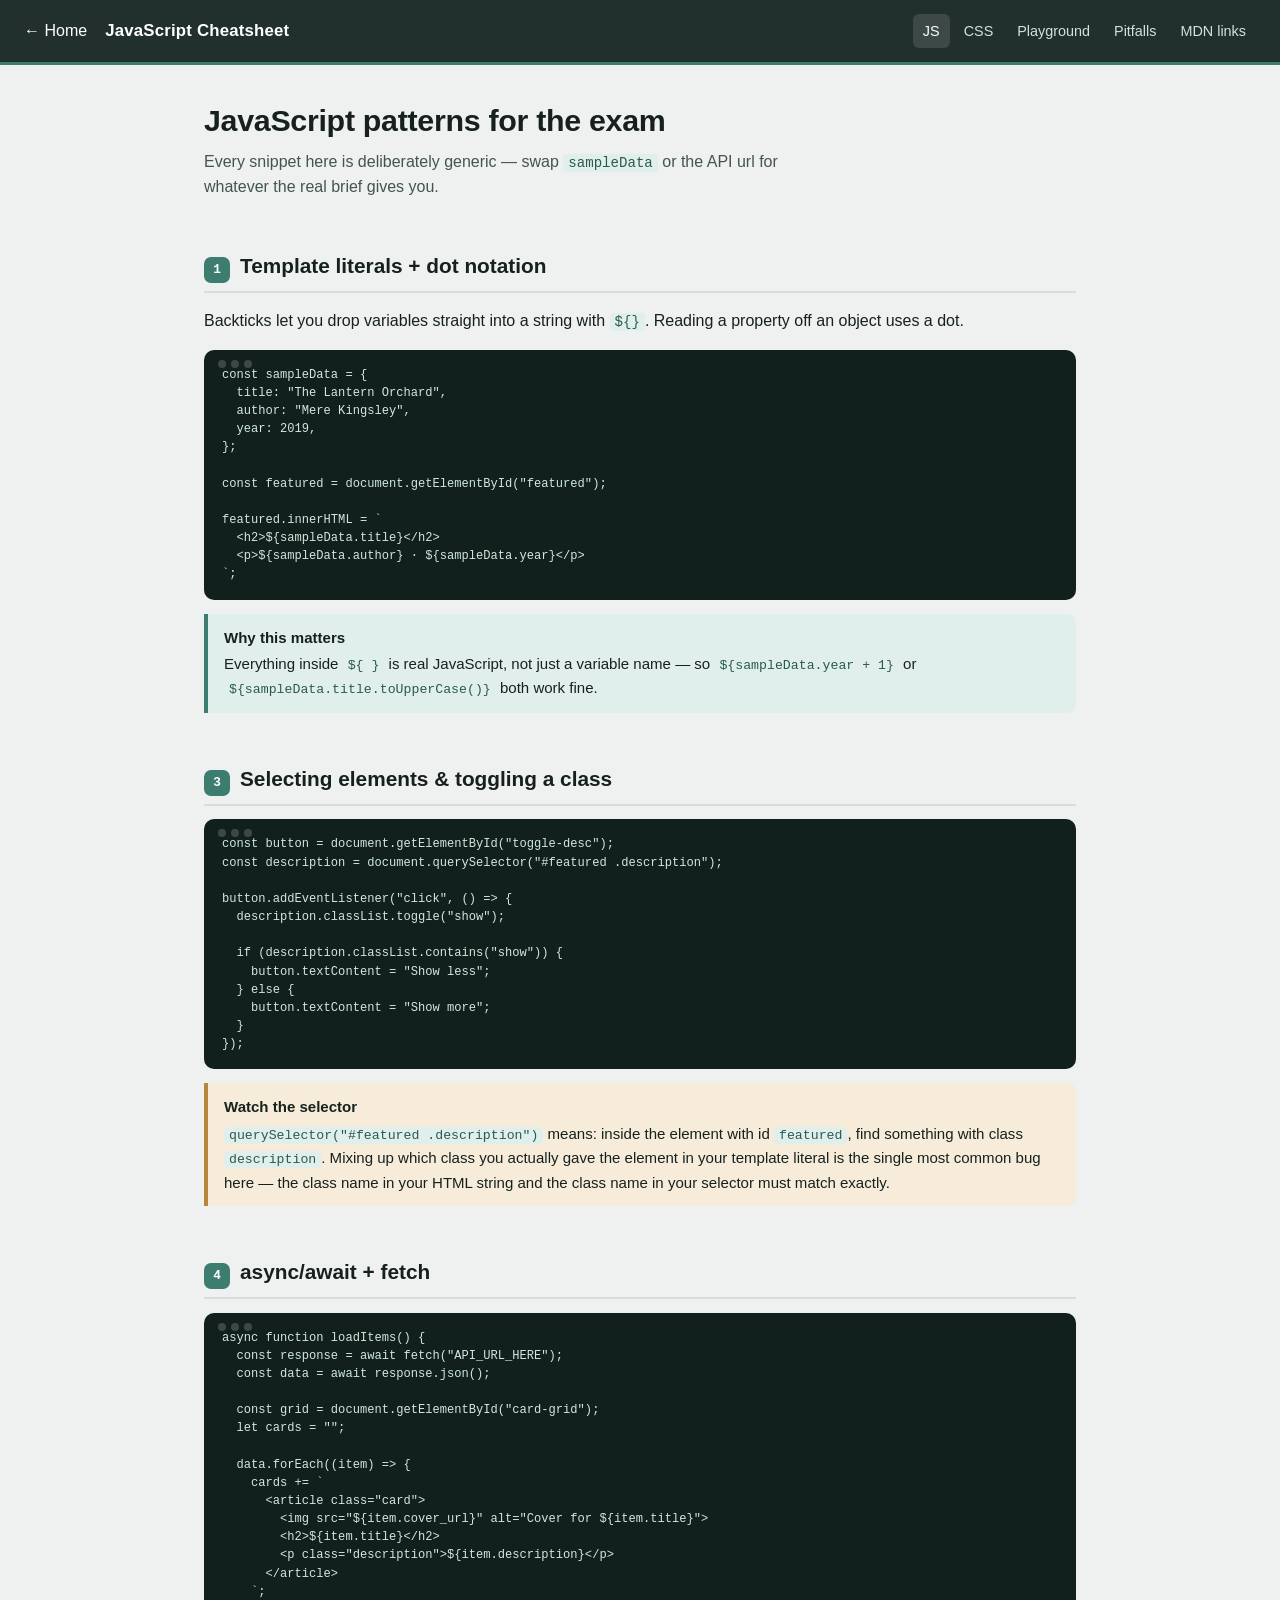
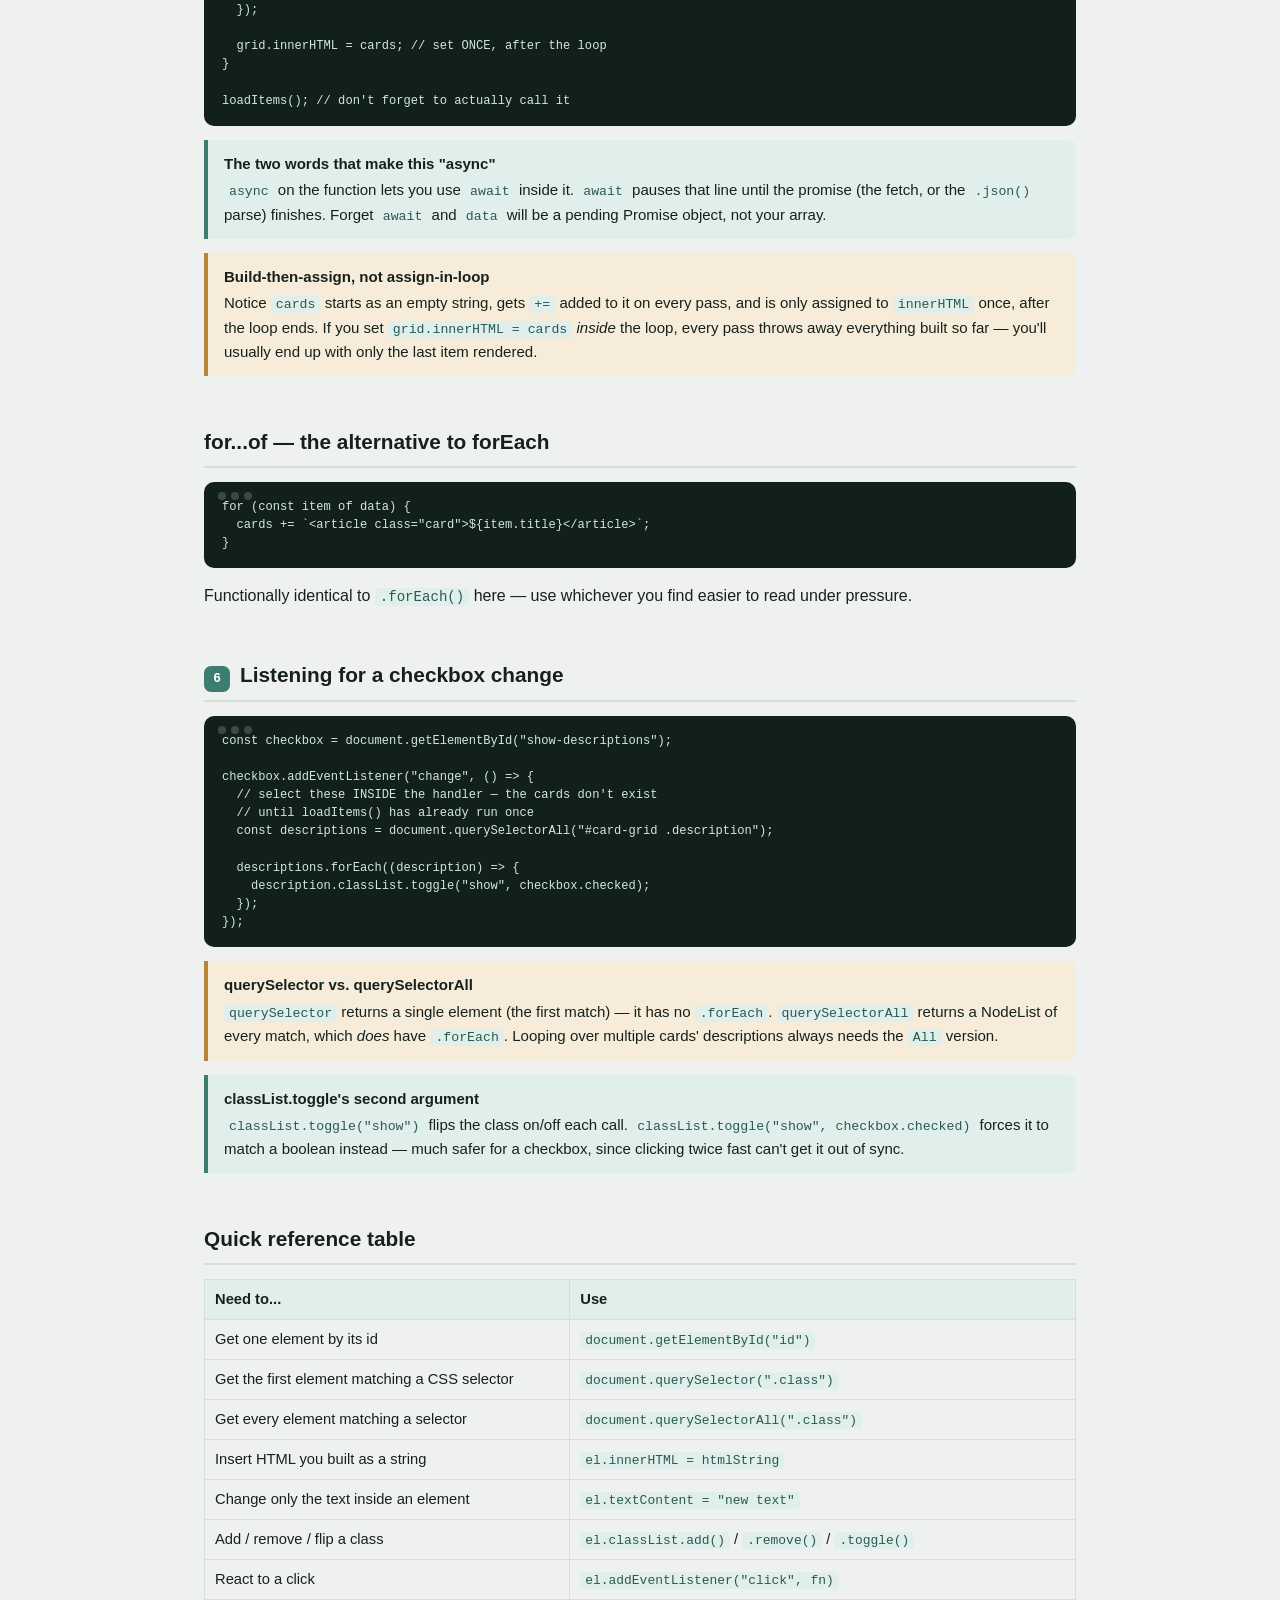
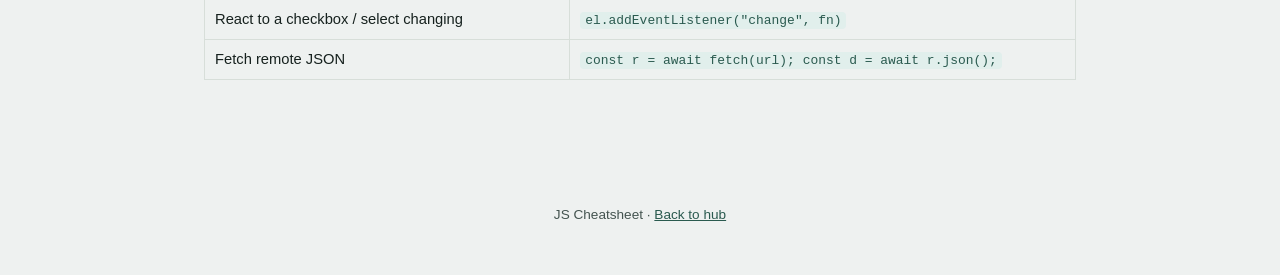
<file: reference/js-cheatsheet.html>
<!DOCTYPE html>
<html lang="en">
<head>
<meta charset="UTF-8">
<meta name="viewport" content="width=device-width, initial-scale=1.0">
<title>JS Cheatsheet — Exam Prep</title>
<link rel="stylesheet" href="../assets/style.css">
</head>
<body>

<div class="topbar">
  <a class="home-link" href="../index.html">← Home</a>
  <span class="brand">JavaScript Cheatsheet</span>
  <nav>
    <a href="js-cheatsheet.html" class="current">JS</a>
    <a href="css-cheatsheet.html">CSS</a>
    <a href="dom-live-playground.html">Playground</a>
    <a href="pitfalls.html">Pitfalls</a>
    <a href="mdn-links.html">MDN links</a>
  </nav>
</div>

<main class="wrap">
  <h1>JavaScript patterns for the exam</h1>
  <p class="lede">Every snippet here is deliberately generic — swap <code>sampleData</code> or the API url for whatever the real brief gives you.</p>

  <h2><span class="task-badge">1</span>Template literals + dot notation</h2>
  <p>Backticks let you drop variables straight into a string with <code>${}</code>. Reading a property off an object uses a dot.</p>
  <pre><div class="dots"><span></span><span></span><span></span></div><code>const sampleData = {
  title: "The Lantern Orchard",
  author: "Mere Kingsley",
  year: 2019,
};

const featured = document.getElementById("featured");

featured.innerHTML = `
  &lt;h2&gt;${sampleData.title}&lt;/h2&gt;
  &lt;p&gt;${sampleData.author} &middot; ${sampleData.year}&lt;/p&gt;
`;</code></pre>
  <div class="callout">
    <strong>Why this matters</strong>
    Everything inside <code>${ }</code> is real JavaScript, not just a variable name — so
    <code>${sampleData.year + 1}</code> or <code>${sampleData.title.toUpperCase()}</code> both work fine.
  </div>

  <h2><span class="task-badge">3</span>Selecting elements &amp; toggling a class</h2>
  <pre><div class="dots"><span></span><span></span><span></span></div><code>const button = document.getElementById("toggle-desc");
const description = document.querySelector("#featured .description");

button.addEventListener("click", () =&gt; {
  description.classList.toggle("show");

  if (description.classList.contains("show")) {
    button.textContent = "Show less";
  } else {
    button.textContent = "Show more";
  }
});</code></pre>
  <div class="callout warn">
    <strong>Watch the selector</strong>
    <code>querySelector("#featured .description")</code> means: inside the element with id
    <code>featured</code>, find something with class <code>description</code>. Mixing up which class you
    actually gave the element in your template literal is the single most common bug here —
    the class name in your HTML string and the class name in your selector must match exactly.
  </div>

  <h2><span class="task-badge">4</span>async/await + fetch</h2>
  <pre><div class="dots"><span></span><span></span><span></span></div><code>async function loadItems() {
  const response = await fetch("API_URL_HERE");
  const data = await response.json();

  const grid = document.getElementById("card-grid");
  let cards = "";

  data.forEach((item) =&gt; {
    cards += `
      &lt;article class="card"&gt;
        &lt;img src="${item.cover_url}" alt="Cover for ${item.title}"&gt;
        &lt;h2&gt;${item.title}&lt;/h2&gt;
        &lt;p class="description"&gt;${item.description}&lt;/p&gt;
      &lt;/article&gt;
    `;
  });

  grid.innerHTML = cards; // set ONCE, after the loop
}

loadItems(); // don't forget to actually call it</code></pre>
  <div class="callout">
    <strong>The two words that make this "async"</strong>
    <code>async</code> on the function lets you use <code>await</code> inside it. <code>await</code> pauses
    that line until the promise (the fetch, or the <code>.json()</code> parse) finishes. Forget <code>await</code>
    and <code>data</code> will be a pending Promise object, not your array.
  </div>
  <div class="callout warn">
    <strong>Build-then-assign, not assign-in-loop</strong>
    Notice <code>cards</code> starts as an empty string, gets <code>+=</code> added to it on every pass, and
    is only assigned to <code>innerHTML</code> once, after the loop ends. If you set <code>grid.innerHTML = cards</code>
    <em>inside</em> the loop, every pass throws away everything built so far — you'll usually end up
    with only the last item rendered.
  </div>

  <h2>for...of — the alternative to forEach</h2>
  <pre><div class="dots"><span></span><span></span><span></span></div><code>for (const item of data) {
  cards += `&lt;article class="card"&gt;${item.title}&lt;/article&gt;`;
}</code></pre>
  <p>Functionally identical to <code>.forEach()</code> here — use whichever you find easier to read under pressure.</p>

  <h2><span class="task-badge">6</span>Listening for a checkbox change</h2>
  <pre><div class="dots"><span></span><span></span><span></span></div><code>const checkbox = document.getElementById("show-descriptions");

checkbox.addEventListener("change", () =&gt; {
  // select these INSIDE the handler — the cards don't exist
  // until loadItems() has already run once
  const descriptions = document.querySelectorAll("#card-grid .description");

  descriptions.forEach((description) =&gt; {
    description.classList.toggle("show", checkbox.checked);
  });
});</code></pre>
  <div class="callout warn">
    <strong>querySelector vs. querySelectorAll</strong>
    <code>querySelector</code> returns a single element (the first match) — it has no <code>.forEach</code>.
    <code>querySelectorAll</code> returns a NodeList of every match, which <em>does</em> have <code>.forEach</code>.
    Looping over multiple cards' descriptions always needs the <code>All</code> version.
  </div>
  <div class="callout">
    <strong>classList.toggle's second argument</strong>
    <code>classList.toggle("show")</code> flips the class on/off each call. <code>classList.toggle("show", checkbox.checked)</code>
    forces it to match a boolean instead — much safer for a checkbox, since clicking twice fast can't get it out of sync.
  </div>

  <h2>Quick reference table</h2>
  <table>
    <tr><th>Need to...</th><th>Use</th></tr>
    <tr><td>Get one element by its id</td><td><code>document.getElementById("id")</code></td></tr>
    <tr><td>Get the first element matching a CSS selector</td><td><code>document.querySelector(".class")</code></td></tr>
    <tr><td>Get every element matching a selector</td><td><code>document.querySelectorAll(".class")</code></td></tr>
    <tr><td>Insert HTML you built as a string</td><td><code>el.innerHTML = htmlString</code></td></tr>
    <tr><td>Change only the text inside an element</td><td><code>el.textContent = "new text"</code></td></tr>
    <tr><td>Add / remove / flip a class</td><td><code>el.classList.add()</code> / <code>.remove()</code> / <code>.toggle()</code></td></tr>
    <tr><td>React to a click</td><td><code>el.addEventListener("click", fn)</code></td></tr>
    <tr><td>React to a checkbox / select changing</td><td><code>el.addEventListener("change", fn)</code></td></tr>
    <tr><td>Fetch remote JSON</td><td><code>const r = await fetch(url); const d = await r.json();</code></td></tr>
  </table>

</main>

<footer class="site">JS Cheatsheet · <a href="../index.html">Back to hub</a></footer>
</body>
</html>
</file>
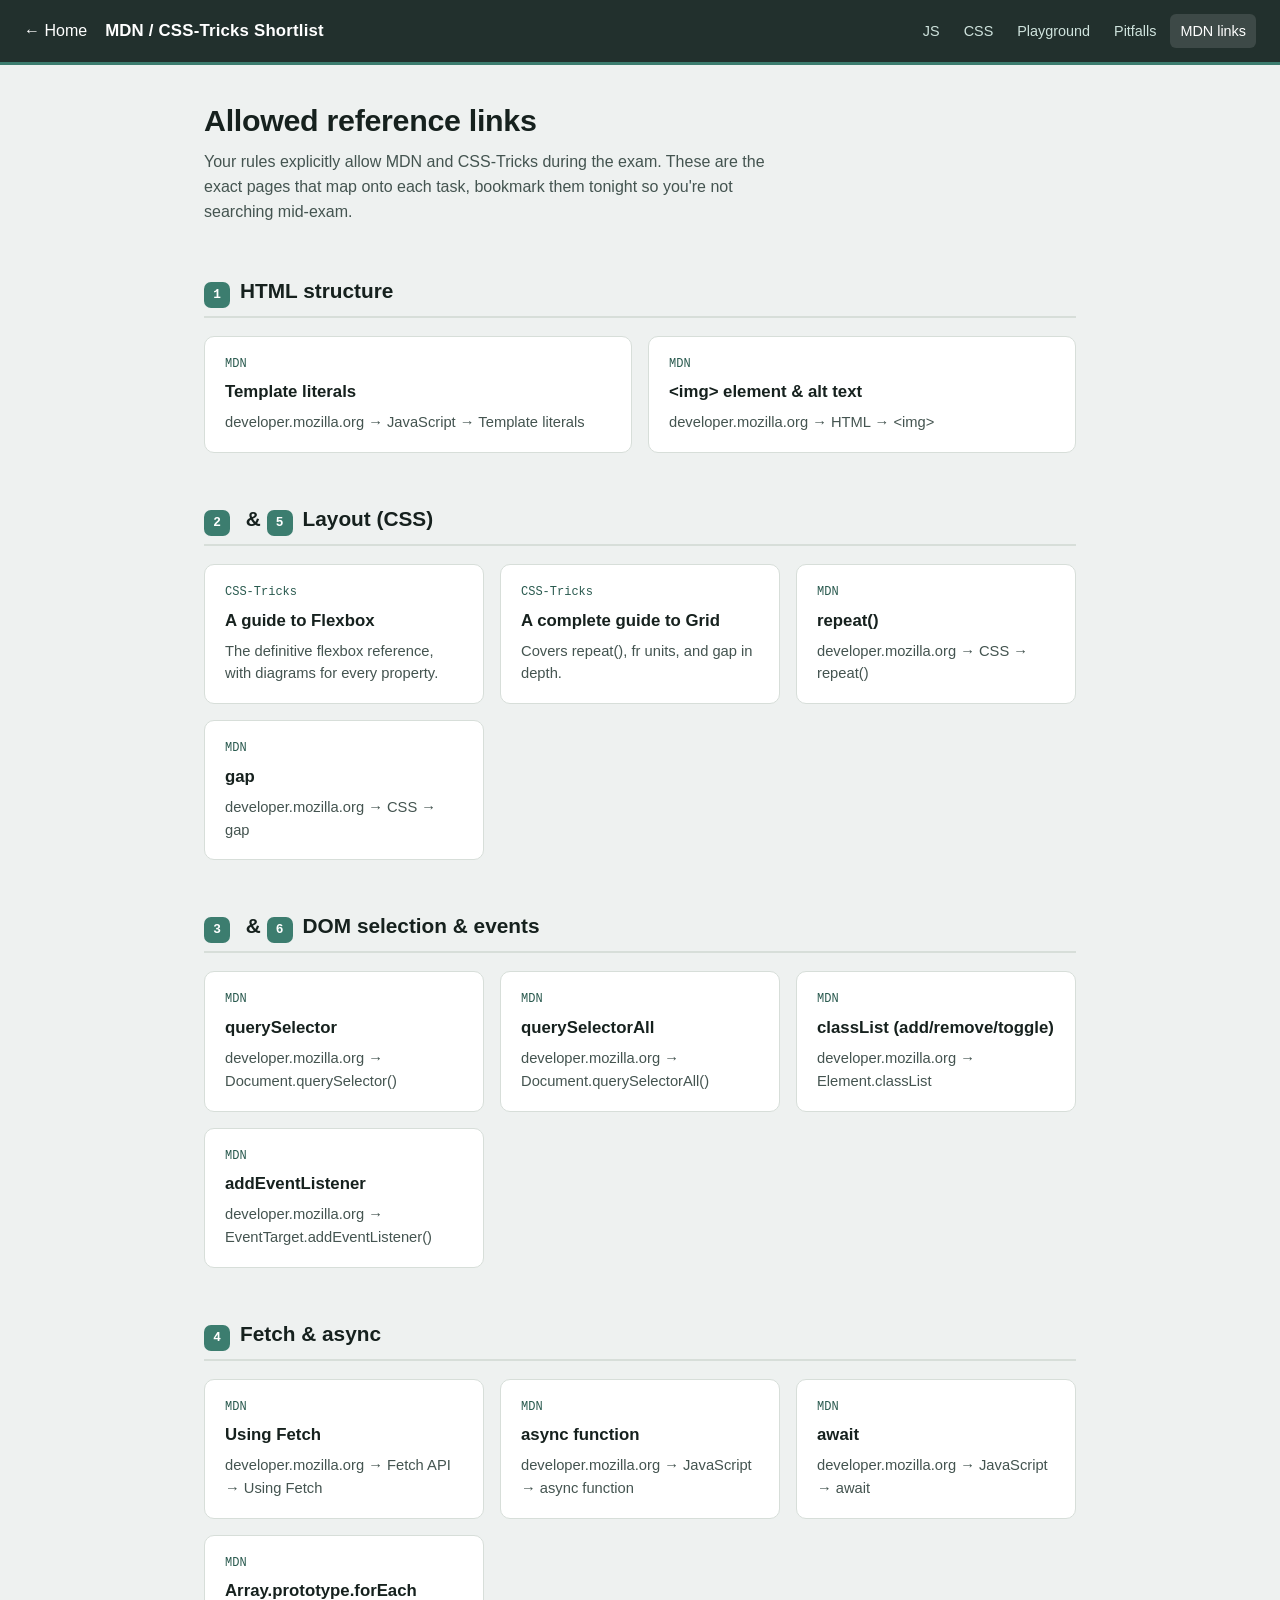
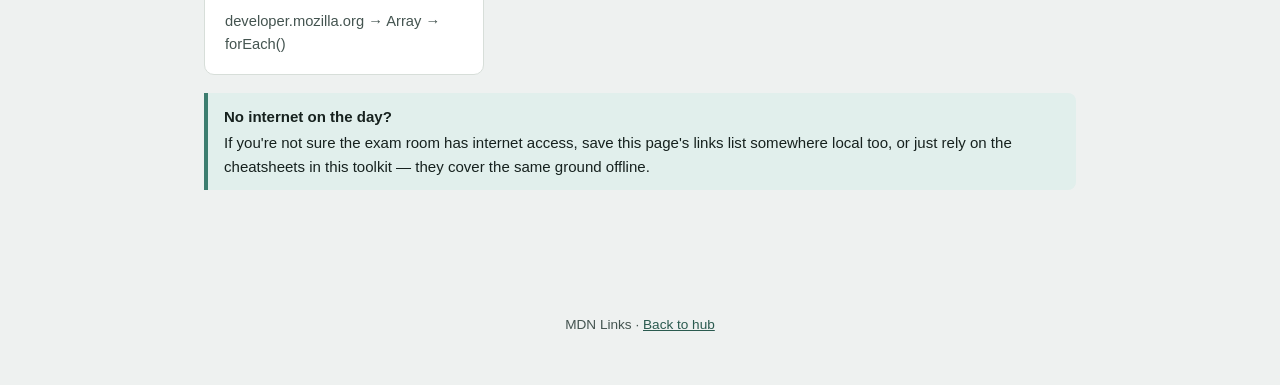
<file: reference/mdn-links.html>
<!DOCTYPE html>
<html lang="en">
<head>
<meta charset="UTF-8">
<meta name="viewport" content="width=device-width, initial-scale=1.0">
<title>MDN / CSS-Tricks Links — Exam Prep</title>
<link rel="stylesheet" href="../assets/style.css">
</head>
<body>

<div class="topbar">
  <a class="home-link" href="../index.html">← Home</a>
  <span class="brand">MDN / CSS-Tricks Shortlist</span>
  <nav>
    <a href="js-cheatsheet.html">JS</a>
    <a href="css-cheatsheet.html">CSS</a>
    <a href="dom-live-playground.html">Playground</a>
    <a href="pitfalls.html">Pitfalls</a>
    <a href="mdn-links.html" class="current">MDN links</a>
  </nav>
</div>

<main class="wrap">
  <h1>Allowed reference links</h1>
  <p class="lede">Your rules explicitly allow MDN and CSS-Tricks during the exam. These are the exact pages that map onto each task, bookmark them tonight so you're not searching mid-exam.</p>

  <h2><span class="task-badge">1</span>HTML structure</h2>
  <div class="grid-cards">
    <a class="tool-card" href="https://developer.mozilla.org/en-US/docs/Web/HTML/Reference/Elements/template" target="_blank" rel="noopener"><span class="kicker">MDN</span><h3>Template literals</h3><p>developer.mozilla.org → JavaScript → Template literals</p></a>
    <a class="tool-card" href="https://developer.mozilla.org/en-US/docs/Web/HTML/Element/img" target="_blank" rel="noopener"><span class="kicker">MDN</span><h3>&lt;img&gt; element &amp; alt text</h3><p>developer.mozilla.org → HTML → &lt;img&gt;</p></a>
  </div>

  <h2><span class="task-badge">2</span> &amp; <span class="task-badge">5</span>Layout (CSS)</h2>
  <div class="grid-cards">
    <a class="tool-card" href="https://css-tricks.com/snippets/css/a-guide-to-flexbox/" target="_blank" rel="noopener"><span class="kicker">CSS-Tricks</span><h3>A guide to Flexbox</h3><p>The definitive flexbox reference, with diagrams for every property.</p></a>
    <a class="tool-card" href="https://css-tricks.com/snippets/css/complete-guide-grid/" target="_blank" rel="noopener"><span class="kicker">CSS-Tricks</span><h3>A complete guide to Grid</h3><p>Covers repeat(), fr units, and gap in depth.</p></a>
    <a class="tool-card" href="https://developer.mozilla.org/en-US/docs/Web/CSS/repeat" target="_blank" rel="noopener"><span class="kicker">MDN</span><h3>repeat()</h3><p>developer.mozilla.org → CSS → repeat()</p></a>
    <a class="tool-card" href="https://developer.mozilla.org/en-US/docs/Web/CSS/gap" target="_blank" rel="noopener"><span class="kicker">MDN</span><h3>gap</h3><p>developer.mozilla.org → CSS → gap</p></a>
  </div>

  <h2><span class="task-badge">3</span> &amp; <span class="task-badge">6</span>DOM selection &amp; events</h2>
  <div class="grid-cards">
    <a class="tool-card" href="https://developer.mozilla.org/en-US/docs/Web/API/Document/querySelector" target="_blank" rel="noopener"><span class="kicker">MDN</span><h3>querySelector</h3><p>developer.mozilla.org → Document.querySelector()</p></a>
    <a class="tool-card" href="https://developer.mozilla.org/en-US/docs/Web/API/Document/querySelectorAll" target="_blank" rel="noopener"><span class="kicker">MDN</span><h3>querySelectorAll</h3><p>developer.mozilla.org → Document.querySelectorAll()</p></a>
    <a class="tool-card" href="https://developer.mozilla.org/en-US/docs/Web/API/Element/classList" target="_blank" rel="noopener"><span class="kicker">MDN</span><h3>classList (add/remove/toggle)</h3><p>developer.mozilla.org → Element.classList</p></a>
    <a class="tool-card" href="https://developer.mozilla.org/en-US/docs/Web/API/EventTarget/addEventListener" target="_blank" rel="noopener"><span class="kicker">MDN</span><h3>addEventListener</h3><p>developer.mozilla.org → EventTarget.addEventListener()</p></a>
  </div>

  <h2><span class="task-badge">4</span>Fetch &amp; async</h2>
  <div class="grid-cards">
    <a class="tool-card" href="https://developer.mozilla.org/en-US/docs/Web/API/Fetch_API/Using_Fetch" target="_blank" rel="noopener"><span class="kicker">MDN</span><h3>Using Fetch</h3><p>developer.mozilla.org → Fetch API → Using Fetch</p></a>
    <a class="tool-card" href="https://developer.mozilla.org/en-US/docs/Web/JavaScript/Reference/Statements/async_function" target="_blank" rel="noopener"><span class="kicker">MDN</span><h3>async function</h3><p>developer.mozilla.org → JavaScript → async function</p></a>
    <a class="tool-card" href="https://developer.mozilla.org/en-US/docs/Web/JavaScript/Reference/Operators/await" target="_blank" rel="noopener"><span class="kicker">MDN</span><h3>await</h3><p>developer.mozilla.org → JavaScript → await</p></a>
    <a class="tool-card" href="https://developer.mozilla.org/en-US/docs/Web/JavaScript/Reference/Global_Objects/Array/forEach" target="_blank" rel="noopener"><span class="kicker">MDN</span><h3>Array.prototype.forEach</h3><p>developer.mozilla.org → Array → forEach()</p></a>
  </div>

  <div class="callout">
    <strong>No internet on the day?</strong>
    If you're not sure the exam room has internet access, save this page's links list somewhere local too,
    or just rely on the cheatsheets in this toolkit — they cover the same ground offline.
  </div>

</main>

<footer class="site">MDN Links · <a href="../index.html">Back to hub</a></footer>
</body>
</html>
</file>
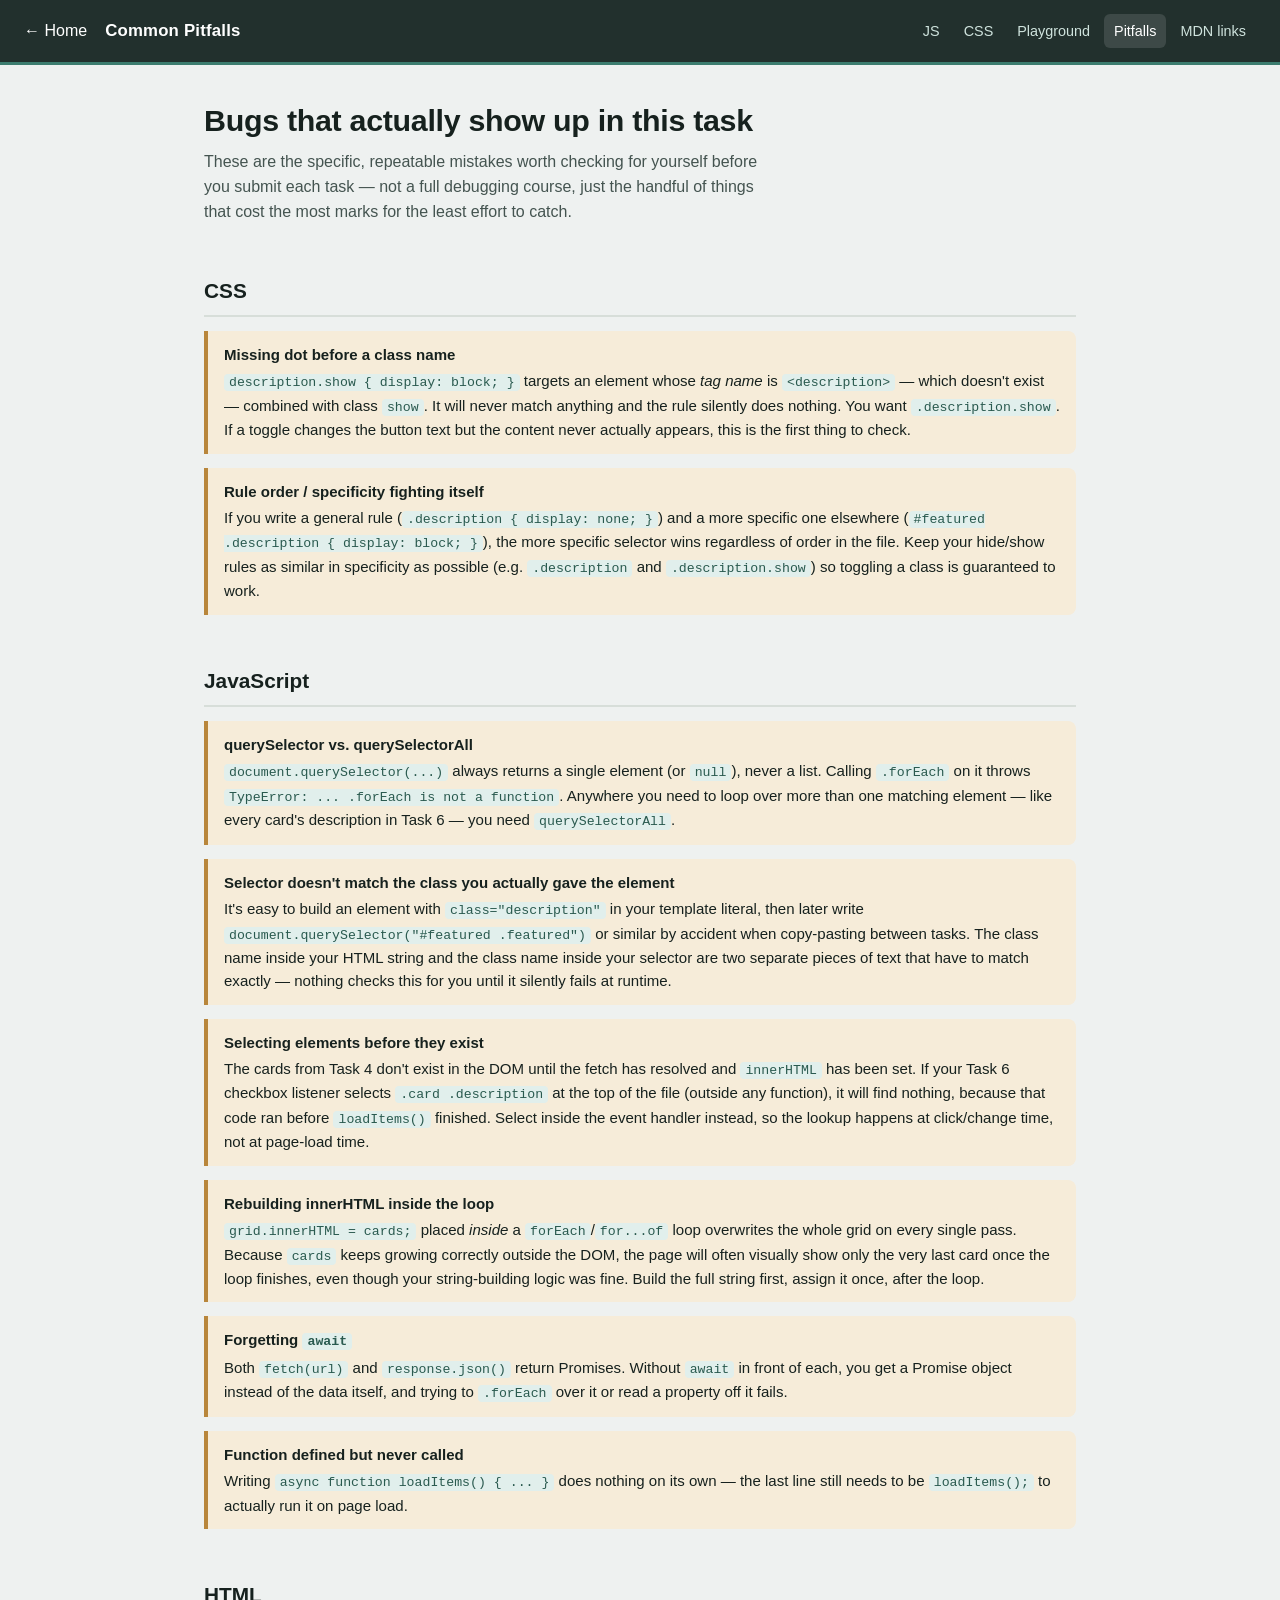
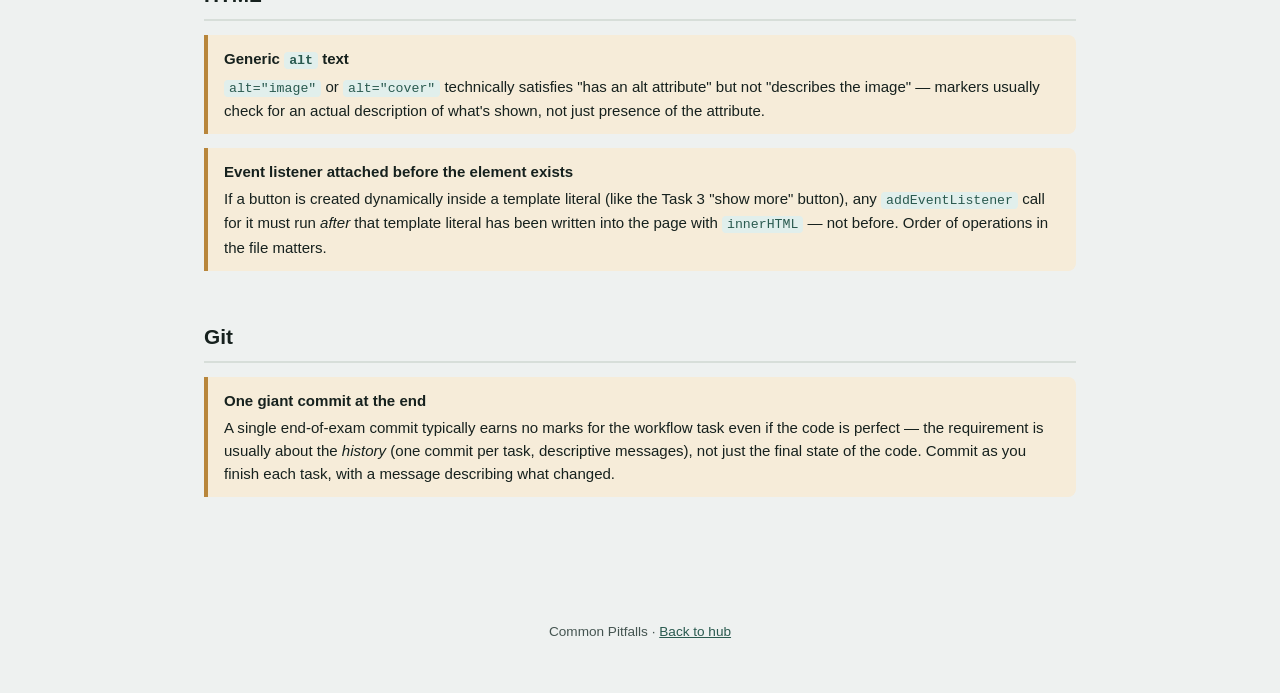
<file: reference/pitfalls.html>
<!DOCTYPE html>
<html lang="en">
<head>
<meta charset="UTF-8">
<meta name="viewport" content="width=device-width, initial-scale=1.0">
<title>Common Pitfalls — Exam Prep</title>
<link rel="stylesheet" href="../assets/style.css">
</head>
<body>

<div class="topbar">
  <a class="home-link" href="../index.html">← Home</a>
  <span class="brand">Common Pitfalls</span>
  <nav>
    <a href="js-cheatsheet.html">JS</a>
    <a href="css-cheatsheet.html">CSS</a>
    <a href="dom-live-playground.html">Playground</a>
    <a href="pitfalls.html" class="current">Pitfalls</a>
    <a href="mdn-links.html">MDN links</a>
  </nav>
</div>

<main class="wrap">
  <h1>Bugs that actually show up in this task</h1>
  <p class="lede">These are the specific, repeatable mistakes worth checking for yourself before you submit each task — not a full debugging course, just the handful of things that cost the most marks for the least effort to catch.</p>

  <h2>CSS</h2>

  <div class="callout warn">
    <strong>Missing dot before a class name</strong>
    <code>description.show { display: block; }</code> targets an element whose <em>tag name</em> is
    <code>&lt;description&gt;</code> — which doesn't exist — combined with class <code>show</code>. It will never
    match anything and the rule silently does nothing. You want <code>.description.show</code>.
    If a toggle changes the button text but the content never actually appears, this is the first thing to check.
  </div>

  <div class="callout warn">
    <strong>Rule order / specificity fighting itself</strong>
    If you write a general rule (<code>.description { display: none; }</code>) and a more specific one
    elsewhere (<code>#featured .description { display: block; }</code>), the more specific selector wins
    regardless of order in the file. Keep your hide/show rules as similar in specificity as possible
    (e.g. <code>.description</code> and <code>.description.show</code>) so toggling a class is guaranteed to work.
  </div>

  <h2>JavaScript</h2>

  <div class="callout warn">
    <strong>querySelector vs. querySelectorAll</strong>
    <code>document.querySelector(...)</code> always returns a single element (or <code>null</code>), never a list.
    Calling <code>.forEach</code> on it throws <code>TypeError: ... .forEach is not a function</code>. Anywhere
    you need to loop over more than one matching element — like every card's description in Task 6 —
    you need <code>querySelectorAll</code>.
  </div>

  <div class="callout warn">
    <strong>Selector doesn't match the class you actually gave the element</strong>
    It's easy to build an element with <code>class="description"</code> in your template literal, then later
    write <code>document.querySelector("#featured .featured")</code> or similar by accident when copy-pasting
    between tasks. The class name inside your HTML string and the class name inside your selector are two
    separate pieces of text that have to match exactly — nothing checks this for you until it silently fails at runtime.
  </div>

  <div class="callout warn">
    <strong>Selecting elements before they exist</strong>
    The cards from Task 4 don't exist in the DOM until the fetch has resolved and <code>innerHTML</code> has
    been set. If your Task 6 checkbox listener selects <code>.card .description</code> at the top of the file
    (outside any function), it will find nothing, because that code ran before <code>loadItems()</code> finished.
    Select inside the event handler instead, so the lookup happens at click/change time, not at page-load time.
  </div>

  <div class="callout warn">
    <strong>Rebuilding innerHTML inside the loop</strong>
    <code>grid.innerHTML = cards;</code> placed <em>inside</em> a <code>forEach</code>/<code>for...of</code> loop
    overwrites the whole grid on every single pass. Because <code>cards</code> keeps growing correctly outside
    the DOM, the page will often visually show only the very last card once the loop finishes, even though your
    string-building logic was fine. Build the full string first, assign it once, after the loop.
  </div>

  <div class="callout warn">
    <strong>Forgetting <code>await</code></strong>
    Both <code>fetch(url)</code> and <code>response.json()</code> return Promises. Without <code>await</code> in
    front of each, you get a Promise object instead of the data itself, and trying to <code>.forEach</code> over
    it or read a property off it fails.
  </div>

  <div class="callout warn">
    <strong>Function defined but never called</strong>
    Writing <code>async function loadItems() { ... }</code> does nothing on its own — the last line still needs
    to be <code>loadItems();</code> to actually run it on page load.
  </div>

  <h2>HTML</h2>

  <div class="callout warn">
    <strong>Generic <code>alt</code> text</strong>
    <code>alt="image"</code> or <code>alt="cover"</code> technically satisfies "has an alt attribute" but not
    "describes the image" — markers usually check for an actual description of what's shown, not just presence
    of the attribute.
  </div>

  <div class="callout warn">
    <strong>Event listener attached before the element exists</strong>
    If a button is created dynamically inside a template literal (like the Task 3 "show more" button), any
    <code>addEventListener</code> call for it must run <em>after</em> that template literal has been written
    into the page with <code>innerHTML</code> — not before. Order of operations in the file matters.
  </div>

  <h2>Git</h2>

  <div class="callout warn">
    <strong>One giant commit at the end</strong>
    A single end-of-exam commit typically earns no marks for the workflow task even if the code is perfect —
    the requirement is usually about the <em>history</em> (one commit per task, descriptive messages), not just
    the final state of the code. Commit as you finish each task, with a message describing what changed.
  </div>

</main>

<footer class="site">Common Pitfalls · <a href="../index.html">Back to hub</a></footer>
</body>
</html>
</file>
<file: assets/style.css>
/* ============================================================
   Shared design system for the exam-prep toolkit.
   Palette intentionally matches the exam mockup (dark green /
   teal / off-white) so nothing here looks out of place if you
   have both open side by side.
   ============================================================ */

:root {
  --bg: #eef1f0;
  --panel: #ffffff;
  --ink: #16211e;
  --ink-soft: #445450;
  --dark: #1b2622;
  --dark-2: #22302d;
  --accent: #3c7d6f;
  --accent-deep: #2a5a4f;
  --accent-tint: #e1efec;
  --amber: #b8863b;
  --line: #d7ded9;
  --code-bg: #12201d;
  --code-ink: #cfe8de;
  --code-accent: #7fd6b7;
  --radius: 10px;
  --mono: ui-monospace, SFMono-Regular, "JetBrains Mono", Menlo, Consolas, "Liberation Mono", monospace;
  --sans: -apple-system, BlinkMacSystemFont, "Segoe UI", Roboto, Helvetica, Arial, sans-serif;
}

* { box-sizing: border-box; }

html, body {
  margin: 0;
  padding: 0;
}

body {
  background: var(--bg);
  color: var(--ink);
  font-family: var(--sans);
  line-height: 1.55;
}

a { color: var(--accent-deep); }
a:hover { color: var(--accent); }

/* ---------- top bar ---------- */

.topbar {
  background: var(--dark-2);
  color: #fff;
  padding: 14px 24px;
  display: flex;
  align-items: baseline;
  gap: 18px;
  flex-wrap: wrap;
  border-bottom: 3px solid var(--accent);
}

.topbar .brand {
  font-weight: 700;
  font-size: 1.05rem;
  letter-spacing: 0.2px;
}

.topbar nav {
  display: flex;
  gap: 4px;
  flex-wrap: wrap;
  margin-left: auto;
}

.topbar nav a {
  color: #cfe3dd;
  text-decoration: none;
  font-size: 0.9rem;
  padding: 6px 10px;
  border-radius: 6px;
}

.topbar nav a:hover,
.topbar nav a.current {
  background: rgba(255,255,255,0.12);
  color: #fff;
}

.topbar .home-link {
  color: #fff;
  text-decoration: none;
}

/* ---------- layout shell ---------- */

main.wrap {
  max-width: 920px;
  margin: 0 auto;
  padding: 32px 24px 80px;
}

.wrap.wide { max-width: 1100px; }

h1 {
  margin: 0 0 6px;
  font-size: 1.9rem;
  letter-spacing: -0.01em;
}

h2 {
  margin: 2.4em 0 0.6em;
  font-size: 1.3rem;
  border-bottom: 2px solid var(--line);
  padding-bottom: 8px;
}

h2:first-child { margin-top: 0; }

h3 {
  font-size: 1.05rem;
  margin: 1.6em 0 0.5em;
}

.lede {
  color: var(--ink-soft);
  max-width: 65ch;
  margin: 0 0 1.4em;
}

/* ---------- task badges (content really is a 1-7 sequence) ---------- */

.task-badge {
  display: inline-flex;
  align-items: center;
  justify-content: center;
  min-width: 26px;
  height: 26px;
  padding: 0 6px;
  border-radius: 7px;
  background: var(--accent);
  color: #fff;
  font-family: var(--mono);
  font-size: 0.8rem;
  font-weight: 600;
  margin-right: 10px;
  flex-shrink: 0;
}

/* ---------- panels / cards ---------- */

.panel {
  background: var(--panel);
  border: 1px solid var(--line);
  border-radius: var(--radius);
  padding: 20px 22px;
  margin: 16px 0;
}

.grid-cards {
  display: grid;
  grid-template-columns: repeat(auto-fit, minmax(230px, 1fr));
  gap: 16px;
  margin: 18px 0;
}

.tool-card {
  background: var(--panel);
  border: 1px solid var(--line);
  border-radius: var(--radius);
  padding: 18px 20px;
  text-decoration: none;
  color: var(--ink);
  display: block;
  transition: border-color 0.15s ease, transform 0.15s ease;
}

.tool-card:hover {
  border-color: var(--accent);
  transform: translateY(-2px);
}

.tool-card .kicker {
  font-family: var(--mono);
  font-size: 0.75rem;
  color: var(--accent-deep);
  margin-bottom: 6px;
  display: block;
}

.tool-card h3 {
  margin: 0 0 6px;
  font-size: 1.05rem;
}

.tool-card p {
  margin: 0;
  color: var(--ink-soft);
  font-size: 0.92rem;
}

/* ---------- code blocks ---------- */

pre {
  background: var(--code-bg);
  color: var(--code-ink);
  padding: 16px 18px;
  border-radius: var(--radius);
  overflow-x: auto;
  font-family: var(--mono);
  font-size: 0.86rem;
  line-height: 1.5;
  position: relative;
}

pre .dots {
  position: absolute;
  top: 10px;
  left: 14px;
  display: flex;
  gap: 5px;
}
pre .dots span {
  width: 8px; height: 8px; border-radius: 50%;
  background: rgba(255,255,255,0.18);
}
pre code { padding-top: 18px; display: block; }

code {
  font-family: var(--mono);
  background: var(--accent-tint);
  color: var(--accent-deep);
  padding: 1px 5px;
  border-radius: 4px;
  font-size: 0.88em;
}

pre code {
  background: none;
  color: inherit;
  padding: 0;
  border-radius: 0;
}

.tok-key { color: #e3b8f2; }
.tok-str { color: var(--code-accent); }
.tok-com { color: #7f948d; font-style: italic; }
.tok-fn  { color: #8ec9f5; }

/* ---------- callouts ---------- */

.callout {
  border-left: 4px solid var(--accent);
  background: var(--accent-tint);
  padding: 12px 16px;
  border-radius: 0 8px 8px 0;
  margin: 14px 0;
  font-size: 0.94rem;
}

.callout.warn {
  border-left-color: var(--amber);
  background: #f6ecd9;
}

.callout strong { display: block; margin-bottom: 3px; }

/* ---------- buttons / inputs ---------- */

button, .btn {
  background: var(--accent);
  color: #fff;
  border: none;
  padding: 9px 16px;
  border-radius: 7px;
  cursor: pointer;
  font-size: 0.92rem;
  font-family: var(--sans);
}
button:hover, .btn:hover { background: var(--accent-deep); }
button.secondary {
  background: transparent;
  color: var(--accent-deep);
  border: 1px solid var(--accent-deep);
}
button.secondary:hover { background: var(--accent-tint); }

textarea {
  width: 100%;
  font-family: var(--mono);
  font-size: 0.86rem;
  background: var(--code-bg);
  color: var(--code-ink);
  border: none;
  border-radius: var(--radius);
  padding: 14px 16px;
  resize: vertical;
}

label { cursor: pointer; }

/* ---------- checklist ---------- */

.checklist {
  list-style: none;
  margin: 0;
  padding: 0;
}
.checklist li {
  display: flex;
  align-items: flex-start;
  gap: 10px;
  padding: 10px 0;
  border-bottom: 1px solid var(--line);
}
.checklist li:last-child { border-bottom: none; }
.checklist input[type="checkbox"] {
  margin-top: 4px;
  width: 17px; height: 17px;
  accent-color: var(--accent);
  flex-shrink: 0;
}
.checklist .task-text { flex: 1; }
.checklist .task-marks {
  font-family: var(--mono);
  font-size: 0.78rem;
  color: var(--ink-soft);
}
.checklist li.done .task-text { color: var(--ink-soft); text-decoration: line-through; }

/* ---------- footer ---------- */

footer.site {
  text-align: center;
  color: var(--ink-soft);
  font-size: 0.85rem;
  padding: 30px 20px 50px;
}

/* ---------- misc ---------- */

.pill {
  display: inline-block;
  font-family: var(--mono);
  font-size: 0.75rem;
  background: var(--dark);
  color: #fff;
  padding: 2px 9px;
  border-radius: 20px;
  margin-left: 6px;
}

.two-col {
  display: grid;
  grid-template-columns: 1fr 1fr;
  gap: 20px;
}
@media (max-width: 720px) {
  .two-col { grid-template-columns: 1fr; }
  .topbar { flex-direction: column; align-items: flex-start; }
  .topbar nav { margin-left: 0; }
}

table {
  border-collapse: collapse;
  width: 100%;
  margin: 14px 0;
}
th, td {
  border: 1px solid var(--line);
  padding: 8px 10px;
  text-align: left;
  font-size: 0.92rem;
}
th { background: var(--accent-tint); }

.swatch {
  display: inline-block;
  width: 14px; height: 14px;
  border-radius: 4px;
  vertical-align: middle;
  margin-right: 6px;
  border: 1px solid rgba(0,0,0,0.15);
}
</file>
<file: practice/solution/style.css>
body {
  margin: 0;
  background-color: #eef2ec;
  color: #23281f;
  font-family: Arial, sans-serif;
}

header, footer {
  background-color: #2e3b2f;
  color: #ffffff;
  padding: 20px;
}

header h1 {
  margin: 0;
}

footer {
  margin-top: 30px;
  text-align: center;
}

main {
  padding: 30px;
}

/* ---- featured item (Task 2) ---- */

#featured {
  display: flex;
  gap: 20px;
  background-color: #ffffff;
  padding: 20px;
  border-radius: 8px;
  margin-bottom: 20px;
}

#featured img {
  width: 180px;
  height: auto;
  flex-shrink: 0;
  border-radius: 6px;
}

.featured-info {
  flex: 1;
}

.featured-info h2 {
  margin-top: 0;
}

.description {
  display: none;
}

.description.show {
  display: block;
}

button {
  background-color: #c98a2c;
  color: #ffffff;
  border: none;
  padding: 9px 16px;
  border-radius: 5px;
  cursor: pointer;
}

.show-descriptions {
  margin: 0 0 16px;
}

/* ---- card grid (Task 5) ---- */

#card-grid {
  display: grid;
  grid-template-columns: repeat(3, 1fr);
  gap: 20px;
}

.card {
  display: flex;
  flex-direction: column;
  background-color: #ffffff;
  padding: 16px;
  border-radius: 8px;
}

.card img {
  width: 140px;
  height: auto;
  align-self: center;
  border-radius: 6px;
}
</file>
